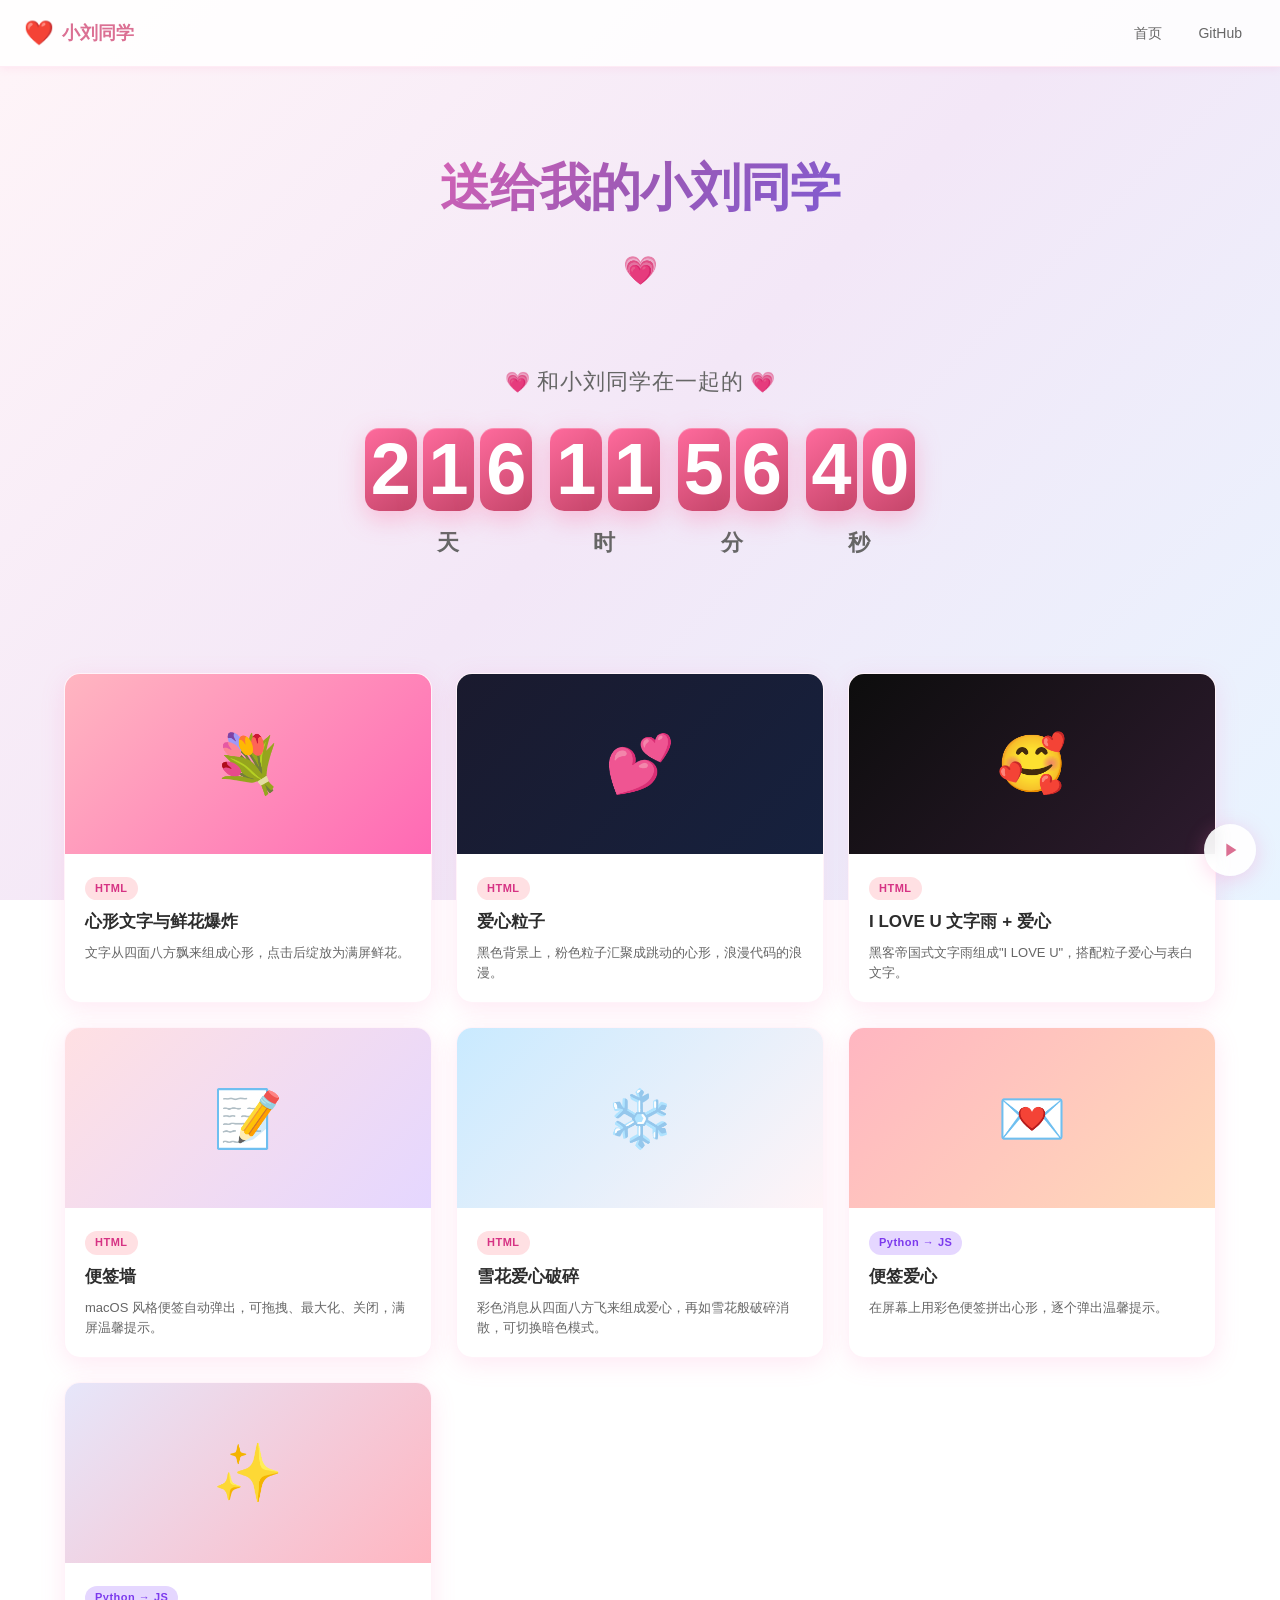
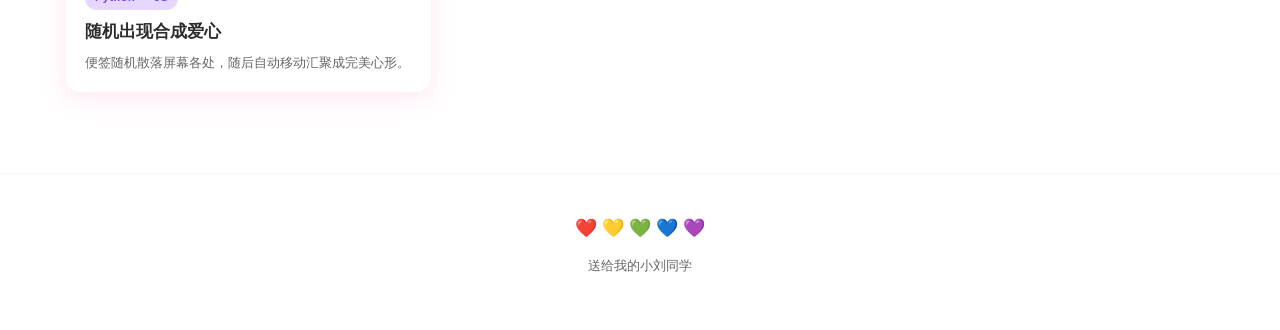
<file: index.html>
<!DOCTYPE html>
<html lang="zh-CN">
<head>
    <meta charset="UTF-8">
    <meta name="viewport" content="width=device-width, initial-scale=1.0">
    <title>小刘同学 · 爱心合集</title>
    <meta name="description" content="送给我的小刘同学 —— 爱心动画、粒子效果、便签墙等浪漫特效合集">
    <link rel="stylesheet" href="css/style.css">
    <link rel="icon" href="data:image/svg+xml,<svg xmlns='http://www.w3.org/2000/svg' viewBox='0 0 100 100'><text y='.9em' font-size='90'>❤️</text></svg>">
</head>
<body class="site-bg">

    <!-- Navigation -->
    <nav class="site-nav">
        <a href="index.html" class="nav-logo">
            <span class="logo-icon">❤️</span>
            <span>小刘同学</span>
        </a>
        <div class="nav-links">
            <a href="index.html">首页</a>
            <a href="https://github.com" target="_blank" rel="noopener">GitHub</a>
        </div>
    </nav>

    <!-- Hero -->
    <section class="hero">
        <h1>送给我的小刘同学</h1>
        <div class="heart-divider">💗</div>
    </section>

    <!-- Love Timer -->
    <section class="love-timer">
        <div class="timer-label">
            <span class="timer-heart">💗</span>和小刘同学在一起的<span class="timer-heart">💗</span>
        </div>
        <div class="timer-display">
            <div class="timer-unit">
                <div class="timer-digits" data-unit="days"></div>
                <div class="timer-unit-label">天</div>
            </div>
            <div class="timer-unit">
                <div class="timer-digits" data-unit="hours"></div>
                <div class="timer-unit-label">时</div>
            </div>
            <div class="timer-unit">
                <div class="timer-digits" data-unit="minutes"></div>
                <div class="timer-unit-label">分</div>
            </div>
            <div class="timer-unit">
                <div class="timer-digits" data-unit="seconds"></div>
                <div class="timer-unit-label">秒</div>
            </div>
        </div>
    </section>

    <!-- Gallery -->
    <section class="gallery">
        <div class="gallery-grid">

            <!-- Card 1: love1 -->
            <a href="pages/love1.html" class="gallery-card">
                <div class="card-preview" style="background: linear-gradient(135deg, #FFB6C1, #FF69B4);">
                    <span class="preview-emoji">💐</span>
                </div>
                <div class="card-body">
                    <span class="card-tag html">HTML</span>
                    <h3 class="card-title">心形文字与鲜花爆炸</h3>
                    <p class="card-desc">文字从四面八方飘来组成心形，点击后绽放为满屏鲜花。</p>
                    <div class="card-arrow">→</div>
                </div>
            </a>

            <!-- Card 2: love2 -->
            <a href="pages/love2.html" class="gallery-card">
                <div class="card-preview" style="background: linear-gradient(135deg, #1a1a2e, #16213e);">
                    <span class="preview-emoji">💕</span>
                </div>
                <div class="card-body">
                    <span class="card-tag html">HTML</span>
                    <h3 class="card-title">爱心粒子</h3>
                    <p class="card-desc">黑色背景上，粉色粒子汇聚成跳动的心形，浪漫代码的浪漫。</p>
                    <div class="card-arrow">→</div>
                </div>
            </a>

            <!-- Card 3: love3 -->
            <a href="pages/love3.html" class="gallery-card">
                <div class="card-preview" style="background: linear-gradient(135deg, #0d0d0d, #2d1b2e);">
                    <span class="preview-emoji">🥰</span>
                </div>
                <div class="card-body">
                    <span class="card-tag html">HTML</span>
                    <h3 class="card-title">I LOVE U 文字雨 + 爱心</h3>
                    <p class="card-desc">黑客帝国式文字雨组成"I LOVE U"，搭配粒子爱心与表白文字。</p>
                    <div class="card-arrow">→</div>
                </div>
            </a>

            <!-- Card 4: love4 -->
            <a href="pages/love4.html" class="gallery-card">
                <div class="card-preview" style="background: linear-gradient(135deg, #ffe0e3, #e5d7ff);">
                    <span class="preview-emoji">📝</span>
                </div>
                <div class="card-body">
                    <span class="card-tag html">HTML</span>
                    <h3 class="card-title">便签墙</h3>
                    <p class="card-desc">macOS 风格便签自动弹出，可拖拽、最大化、关闭，满屏温馨提示。</p>
                    <div class="card-arrow">→</div>
                </div>
            </a>

            <!-- Card 5: snow-heart -->
            <a href="pages/snow-heart.html" class="gallery-card">
                <div class="card-preview" style="background: linear-gradient(135deg, #c9eaff, #fff4f7);">
                    <span class="preview-emoji">❄️</span>
                </div>
                <div class="card-body">
                    <span class="card-tag html">HTML</span>
                    <h3 class="card-title">雪花爱心破碎</h3>
                    <p class="card-desc">彩色消息从四面八方飞来组成爱心，再如雪花般破碎消散，可切换暗色模式。</p>
                    <div class="card-arrow">→</div>
                </div>
            </a>

            <!-- Card 6: py-sticky-heart -->
            <a href="pages/py-sticky-heart.html" class="gallery-card">
                <div class="card-preview" style="background: linear-gradient(135deg, #FFB6C1, #FFDAB9);">
                    <span class="preview-emoji">💌</span>
                </div>
                <div class="card-body">
                    <span class="card-tag python">Python → JS</span>
                    <h3 class="card-title">便签爱心</h3>
                    <p class="card-desc">在屏幕上用彩色便签拼出心形，逐个弹出温馨提示。</p>
                    <div class="card-arrow">→</div>
                </div>
            </a>

            <!-- Card 7: py-random-heart -->
            <a href="pages/py-random-heart.html" class="gallery-card">
                <div class="card-preview" style="background: linear-gradient(135deg, #E6E6FA, #FFB6C1);">
                    <span class="preview-emoji">✨</span>
                </div>
                <div class="card-body">
                    <span class="card-tag python">Python → JS</span>
                    <h3 class="card-title">随机出现合成爱心</h3>
                    <p class="card-desc">便签随机散落屏幕各处，随后自动移动汇聚成完美心形。</p>
                    <div class="card-arrow">→</div>
                </div>
            </a>

        </div>
    </section>

    <!-- Footer -->
    <footer class="site-footer">
        <div class="footer-hearts">❤️ 💛 💚 💙 💜</div>
        <p>送给我的小刘同学</p>
    </footer>

    <script>
    (function() {
        // 起始时间：2026年5月2日 16:02:00（本地时区）
        var startDate = new Date(2026, 4, 2, 16, 2, 0);

        var unitConfigs = [
            { unit: 'days',    digits: 3 },
            { unit: 'hours',   digits: 2 },
            { unit: 'minutes', digits: 2 },
            { unit: 'seconds', digits: 2 }
        ];

        var digitGroups = {};

        function createDigitRoller() {
            var container = document.createElement('span');
            container.className = 'digit-roller';
            var strip = document.createElement('span');
            strip.className = 'digit-strip';
            strip.style.transition = 'none';
            for (var i = 0; i <= 9; i++) {
                var s = document.createElement('span');
                s.textContent = i;
                strip.appendChild(s);
            }
            container.appendChild(strip);
            return { container: container, strip: strip };
        }

        function setDigits(unit, value, numDigits) {
            var str = String(Math.max(0, value)).padStart(numDigits, '0');
            var rollers = digitGroups[unit];
            for (var i = 0; i < rollers.length; i++) {
                var digit = parseInt(str[i] || '0', 10);
                rollers[i].strip.style.transform = 'translateY(-' + (digit * 1.15) + 'em)';
            }
        }

        function updateTimer() {
            var now = new Date();
            var diff = now - startDate;
            if (diff < 0) diff = 0;
            var totalSeconds = Math.floor(diff / 1000);
            var days = Math.floor(totalSeconds / 86400);
            var hours = Math.floor((totalSeconds % 86400) / 3600);
            var minutes = Math.floor((totalSeconds % 3600) / 60);
            var seconds = totalSeconds % 60;
            setDigits('days', days, 3);
            setDigits('hours', hours, 2);
            setDigits('minutes', minutes, 2);
            setDigits('seconds', seconds, 2);
        }

        // 初始化数字滚轮
        unitConfigs.forEach(function(config) {
            var el = document.querySelector('[data-unit="' + config.unit + '"]');
            var rollers = [];
            for (var i = 0; i < config.digits; i++) {
                var roller = createDigitRoller();
                el.appendChild(roller.container);
                rollers.push(roller);
            }
            digitGroups[config.unit] = rollers;
        });

        // 首次设置（无动画）
        updateTimer();

        // 下一帧启用过渡动画
        requestAnimationFrame(function() {
            requestAnimationFrame(function() {
                Object.keys(digitGroups).forEach(function(unit) {
                    digitGroups[unit].forEach(function(r) {
                        r.strip.style.transition = '';
                    });
                });
            });
        });

        // 对齐到秒边界后开始定时更新
        var delay = 1000 - (Date.now() % 1000);
        setTimeout(function() {
            updateTimer();
            setInterval(updateTimer, 1000);
        }, delay);
    })();

    </script>
    <script src="js/transitions.js"></script>
    <script src="js/background-music.js"></script>

</body>
</html>
</file>
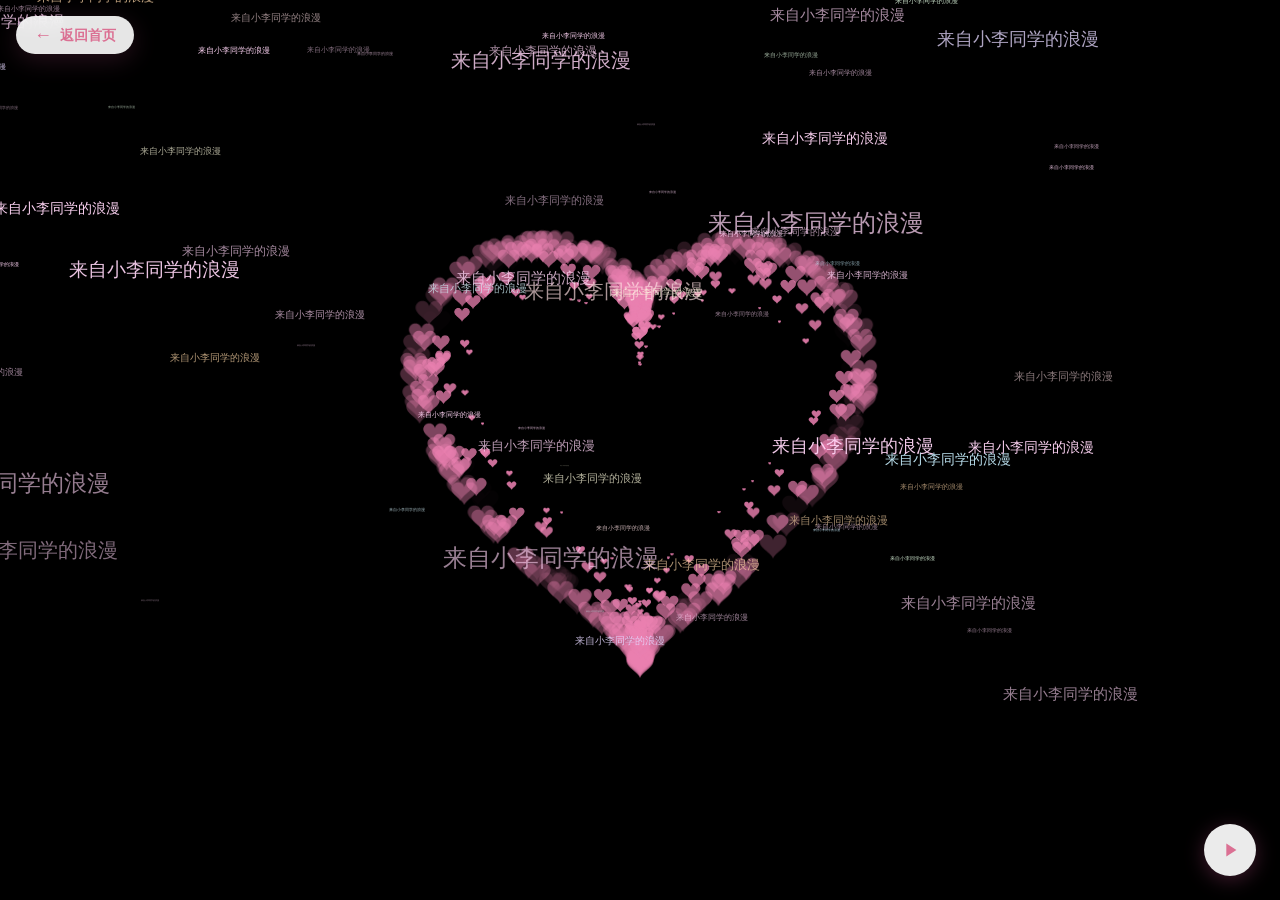
<file: pages/love2.html>
<!DOCTYPE html>
<html lang="zh-CN">
<head>
    <meta charset="UTF-8">
    <meta name="viewport" content="width=device-width, initial-scale=1.0">
    <title>爱心粒子动画 · 来自小李同学的浪漫</title>
    <meta name="Keywords" content="爱心代码，程序员表白">
    <meta name="Description" content="爱心代码，HTML文件">
    <link rel="stylesheet" href="../css/style.css">
    <style type="text/css">
        body {
            margin: 0;
            overflow: hidden;
            background: #000;
        }

        canvas {
            position: absolute;
            width: 100%;
            height: 100%;
        }

        #pinkboard {
            animation: anim 1.5s ease-in-out infinite;
            -webkit-animation: anim 1.5s ease-in-out infinite;
            -o-animation: anim 1.5s ease-in-out infinite;
            -moz-animation: anim 1.5s ease-in-out infinite;
        }

        @keyframes anim {
            0% { transform: scale(0.8); }
            25% { transform: scale(0.7); }
            50% { transform: scale(1); }
            75% { transform: scale(0.7); }
            100% { transform: scale(0.8); }
        }

        @-webkit-keyframes anim {
            0% { -webkit-transform: scale(0.8); }
            25% { -webkit-transform: scale(0.7); }
            50% { -webkit-transform: scale(1); }
            75% { -webkit-transform: scale(0.7); }
            100% { -webkit-transform: scale(0.8); }
        }

        @-o-keyframes anim {
            0% { -o-transform: scale(0.8); }
            25% { -o-transform: scale(0.7); }
            50% { -o-transform: scale(1); }
            75% { -o-transform: scale(0.7); }
            100% { -o-transform: scale(0.8); }
        }

        @-moz-keyframes anim {
            0% { -moz-transform: scale(0.8); }
            25% { -moz-transform: scale(0.7); }
            50% { -moz-transform: scale(1); }
            75% { -moz-transform: scale(0.7); }
            100% { -moz-transform: scale(0.8); }
        }

        #name {
            position: absolute;
            top: 50%;
            left: 50%;
            transform: translate(-50%, -50%);
            margin-top: -20px;
            font-size: 46px;
            color: #ea80b0;
        }
    </style>
</head>

<body>
    <!-- 返回导航 -->
    <a href="../index.html" class="back-bar">
        <span class="arrow">←</span>
        <span>返回首页</span>
    </a>

    <canvas id="pinkboard" width="1920" height="947"></canvas>
    <canvas id="canvas" width="1920" height="947"></canvas>

    <script type="text/javascript">
        const colors = [
            '#ffe0e3', '#c7f0ff', '#ffd8a8', '#d9f2d9',
            '#e5d7ff', '#f9f7d9', '#d2f0f8', '#ffd4f5'
        ];
        var canvas = document.getElementById("canvas");
        var ctx = canvas.getContext("2d");
        let count = 1;

        var ww = window.innerWidth;
        var wh = window.innerHeight;

        var hearts = [];

        function init() {
            requestAnimationFrame(render);
            canvas.width = ww;
            canvas.height = wh;
            for (var i = 0; i < 100; i++) {
                hearts.push(new Heart());
            }
        }

        function Heart() {
            this.x = Math.random() * ww;
            this.y = Math.random() * wh;
            this.opacity = Math.random() * 0.5 + 0.5;
            this.vel = {
                x: (Math.random() - 0.5) * 4,
                y: (Math.random() - 0.5) * 4,
            };
            this.targetScale = Math.random() * 0.15 + 0.02;
            this.scale = this.targetScale * Math.random();
        }

        Heart.prototype.update = function (i) {
            this.x += this.vel.x;
            this.y += this.vel.y;
            this.scale += (this.targetScale - this.scale) * 0.01;
            if (this.x - this.width > ww || this.x + this.width < 0) {
                this.scale = 0;
                this.x = Math.random() * ww;
            }
            if (this.y - this.height > wh || this.y + this.height < 0) {
                this.scale = 0;
                this.y = Math.random() * wh;
            }
            this.width = 473.8;
            this.height = 408.6;
        };
        Heart.prototype.draw = function (i) {
            ctx.globalAlpha = this.opacity;
            ctx.font = `${180 * this.scale}px "微软雅黑"`;
            ctx.fillStyle = colors[i % 18];
            ctx.fillText("来自小李同学的浪漫", this.x - this.width * 0.5, this.y - this.height * 0.5, this.width, this.height);
        };

        function render() {
            ctx.clearRect(0, 0, ww, wh);
            for (var i = 0; i < 100; i++) {
                hearts[i].update(i);
                hearts[i].draw(i);
            }
            requestAnimationFrame(render);
        }
        init();

        window.addEventListener("resize", function () {
            ww = window.innerWidth;
            wh = window.innerHeight;
        });
    </script>

    <script>
        var settings = {
            particles: {
                length: 500,
                duration: 2,
                velocity: 100,
                effect: -0.75,
                size: 30,
            },
        };

        (function () {
            var b = 0;
            var c = ["ms", "moz", "webkit", "o"];
            for (var a = 0; a < c.length && !window.requestAnimationFrame; ++a) {
                window.requestAnimationFrame = window[c[a] + "RequestAnimationFrame"];
                window.cancelAnimationFrame = window[c[a] + "CancelAnimationFrame"] || window[c[a] + "CancelRequestAnimationFrame"];
            }
            if (!window.requestAnimationFrame) {
                window.requestAnimationFrame = function (h, e) {
                    var d = new Date().getTime();
                    var f = Math.max(0, 16 - (d - b));
                    var g = window.setTimeout(function () { h(d + f); }, f);
                    b = d + f;
                    return g;
                };
            }
            if (!window.cancelAnimationFrame) {
                window.cancelAnimationFrame = function (d) { clearTimeout(d); };
            }
        })();

        var Point = (function () {
            function Point(x, y) {
                this.x = typeof x !== "undefined" ? x : 0;
                this.y = typeof y !== "undefined" ? y : 0;
            }
            Point.prototype.clone = function () { return new Point(this.x, this.y); };
            Point.prototype.length = function (length) {
                if (typeof length == "undefined") return Math.sqrt(this.x * this.x + this.y * this.y);
                this.normalize(); this.x *= length; this.y *= length; return this;
            };
            Point.prototype.normalize = function () {
                var length = this.length();
                this.x /= length; this.y /= length; return this;
            };
            return Point;
        })();

        var Particle = (function () {
            function Particle() {
                this.position = new Point();
                this.velocity = new Point();
                this.acceleration = new Point();
                this.age = 0;
            }
            Particle.prototype.initialize = function (x, y, dx, dy) {
                this.position.x = x; this.position.y = y;
                this.velocity.x = dx; this.velocity.y = dy;
                this.acceleration.x = dx * settings.particles.effect;
                this.acceleration.y = dy * settings.particles.effect;
                this.age = 0;
            };
            Particle.prototype.update = function (deltaTime) {
                this.position.x += this.velocity.x * deltaTime;
                this.position.y += this.velocity.y * deltaTime;
                this.velocity.x += this.acceleration.x * deltaTime;
                this.velocity.y += this.acceleration.y * deltaTime;
                this.age += deltaTime;
            };
            Particle.prototype.draw = function (context, image) {
                function ease(t) { return --t * t * t + 1; }
                var size = image.width * ease(this.age / settings.particles.duration);
                context.globalAlpha = 1 - this.age / settings.particles.duration;
                context.drawImage(image, this.position.x - size / 2, this.position.y - size / 2, size, size);
            };
            return Particle;
        })();

        var ParticlePool = (function () {
            var particles, firstActive = 0, firstFree = 0, duration = settings.particles.duration;
            function ParticlePool(length) {
                particles = new Array(length);
                for (var i = 0; i < particles.length; i++) particles[i] = new Particle();
            }
            ParticlePool.prototype.add = function (x, y, dx, dy) {
                particles[firstFree].initialize(x, y, dx, dy);
                firstFree++;
                if (firstFree == particles.length) firstFree = 0;
                if (firstActive == firstFree) firstActive++;
                if (firstActive == particles.length) firstActive = 0;
            };
            ParticlePool.prototype.update = function (deltaTime) {
                var i;
                if (firstActive < firstFree) { for (i = firstActive; i < firstFree; i++) particles[i].update(deltaTime); }
                if (firstFree < firstActive) { for (i = firstActive; i < particles.length; i++) particles[i].update(deltaTime); for (i = 0; i < firstFree; i++) particles[i].update(deltaTime); }
                while (particles[firstActive].age >= duration && firstActive != firstFree) {
                    firstActive++; if (firstActive == particles.length) firstActive = 0;
                }
            };
            ParticlePool.prototype.draw = function (context, image) {
                if (firstActive < firstFree) { for (i = firstActive; i < firstFree; i++) particles[i].draw(context, image); }
                if (firstFree < firstActive) { for (i = firstActive; i < particles.length; i++) particles[i].draw(context, image); for (i = 0; i < firstFree; i++) particles[i].draw(context, image); }
            };
            return ParticlePool;
        })();

        (function (canvas) {
            var context = canvas.getContext("2d"),
                particles = new ParticlePool(settings.particles.length),
                particleRate = settings.particles.length / settings.particles.duration,
                time;

            function pointOnHeart(t) {
                return new Point(
                    160 * Math.pow(Math.sin(t), 3),
                    130 * Math.cos(t) - 50 * Math.cos(2 * t) - 20 * Math.cos(3 * t) - 10 * Math.cos(4 * t) + 25
                );
            }

            var image = (function () {
                var canvas = document.createElement("canvas"), context = canvas.getContext("2d");
                canvas.width = settings.particles.size; canvas.height = settings.particles.size;
                function to(t) {
                    var point = pointOnHeart(t);
                    point.x = settings.particles.size / 2 + point.x * settings.particles.size / 350;
                    point.y = settings.particles.size / 2 - point.y * settings.particles.size / 350;
                    return point;
                }
                context.beginPath();
                var t = -Math.PI; var point = to(t);
                context.moveTo(point.x, point.y);
                while (t < Math.PI) { t += 0.01; point = to(t); context.lineTo(point.x, point.y); }
                context.closePath();
                context.fillStyle = "#ea80b0"; context.fill();
                var image = new Image(); image.src = canvas.toDataURL(); return image;
            })();

            function render() {
                requestAnimationFrame(render);
                var newTime = new Date().getTime() / 1000, deltaTime = newTime - (time || newTime);
                time = newTime;
                context.clearRect(0, 0, canvas.width, canvas.height);
                var amount = particleRate * deltaTime;
                for (var i = 0; i < amount; i++) {
                    var pos = pointOnHeart(Math.PI - 2 * Math.PI * Math.random());
                    var dir = pos.clone().length(settings.particles.velocity);
                    particles.add(canvas.width / 2 + pos.x, canvas.height / 2 - pos.y, dir.x, -dir.y);
                }
                particles.update(deltaTime);
                particles.draw(context, image);
            }

            function onResize() {
                canvas.width = canvas.clientWidth;
                canvas.height = canvas.clientHeight;
            }
            window.onresize = onResize;
            setTimeout(function () { onResize(); render(); }, 10);
        })(document.getElementById("pinkboard"));
    </script>
<script src="../js/transitions.js"></script>
<script src="../js/background-music.js"></script>
</body>
</html>
</file>
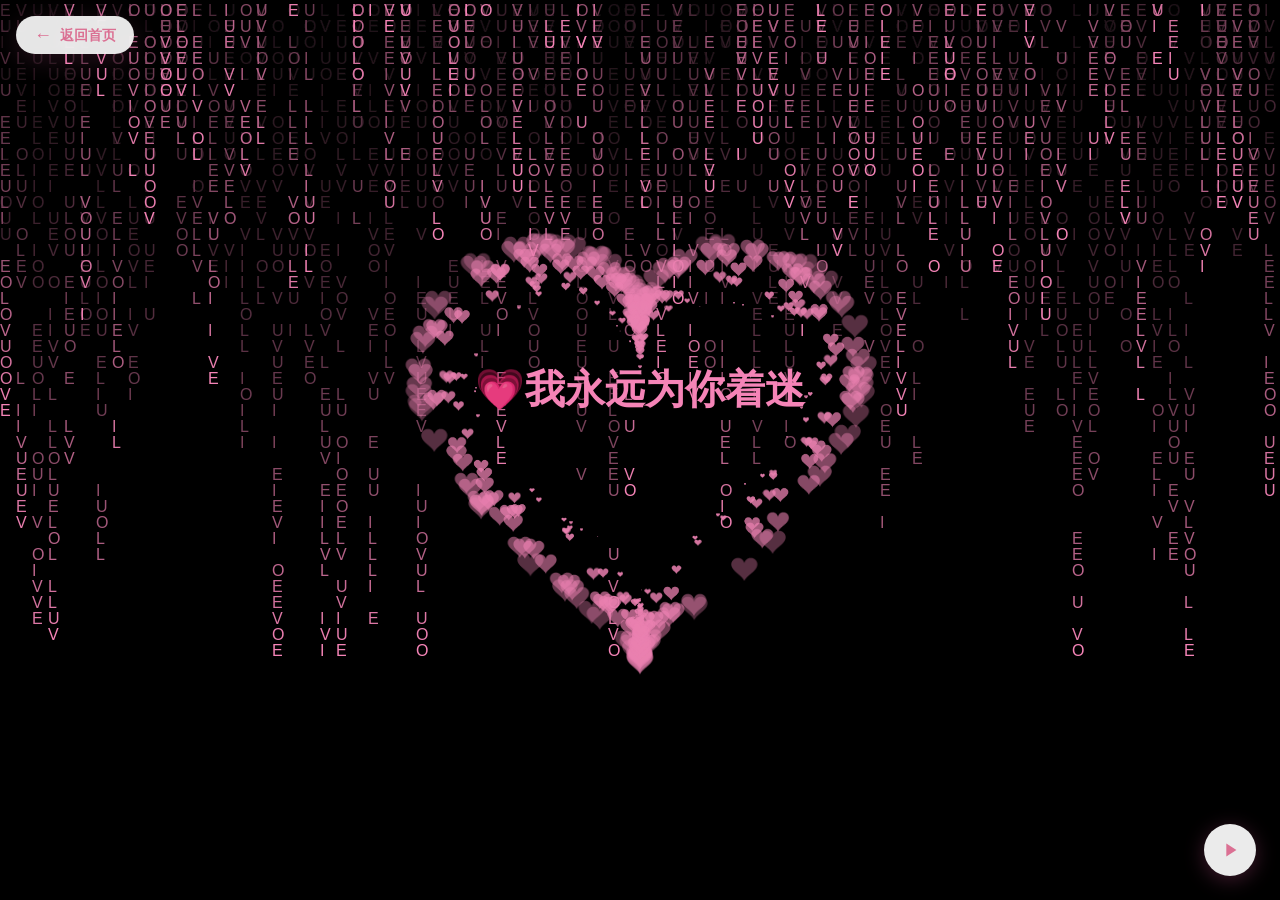
<file: pages/love3.html>
<!DOCTYPE html>
<html lang="zh-CN">
<head>
    <meta charset="UTF-8">
    <meta name="viewport" content="width=device-width, initial-scale=1.0">
    <title>I Love You · 爱心代码</title>
    <meta name="Keywords" content="爱心代码，程序员表白">
    <meta name="Description" content="爱心代码，HTML文件">
    <link rel="stylesheet" href="../css/style.css">
    <style type="text/css">
        html, body {
            height: 100%;
            padding: 0;
            margin: 0;
            background: rgb(0, 0, 0);
            overflow: hidden;
        }

        canvas {
            position: absolute;
            width: 100%;
            height: 100%;
        }

        #child {
            position: fixed;
            top: 50%;
            left: 50%;
            margin-top: -75px;
            margin-left: -100px;
            z-index: 10;
        }

        h4 {
            font-family: "STKaiti";
            font-size: 40px;
            color: #f584b7;
            position: relative;
            top: -70px;
            left: -65px;
        }
    </style>
</head>

<body>
    <!-- 返回导航 -->
    <a href="../index.html" class="back-bar">
        <span class="arrow">←</span>
        <span>返回首页</span>
    </a>

    <!-- I LOVE U 文字雨 -->
    <canvas id="textCanvas"></canvas>

    <script type="text/javascript">
        var canvas = document.getElementById('textCanvas');
        var ctx = canvas.getContext('2d');

        canvas.height = window.innerHeight;
        canvas.width = window.innerWidth;

        var texts = 'I LOVE U'.split('');

        var fontSize = 16;
        var columns = canvas.width / fontSize;
        var drops = [];
        for (var x = 0; x < columns; x++) {
            drops[x] = 1;
        }

        function draw() {
            ctx.fillStyle = 'rgba(0, 0, 0, 0.05)';
            ctx.fillRect(0, 0, canvas.width, canvas.height);
            ctx.fillStyle = '#f584b7';
            ctx.font = fontSize + 'px arial';
            for (var i = 0; i < drops.length; i++) {
                var text = texts[Math.floor(Math.random() * texts.length)];
                ctx.fillText(text, i * fontSize, drops[i] * fontSize);
                if (drops[i] * fontSize > canvas.height || Math.random() > 0.95) {
                    drops[i] = 0;
                }
                drops[i]++;
            }
        }
        setInterval(draw, 33);
    </script>

    <!-- 爱心粒子动画 -->
    <div id="child">
        <h4>💗我永远为你着迷</h4>
    </div>

    <canvas id="pinkboard"></canvas>

    <script>
        var settings = {
            particles: {
                length: 500,
                duration: 2,
                velocity: 100,
                effect: -0.75,
                size: 30,
            },
        };

        (function () { var b = 0; var c = ["ms", "moz", "webkit", "o"]; for (var a = 0; a < c.length && !window.requestAnimationFrame; ++a) { window.requestAnimationFrame = window[c[a] + "RequestAnimationFrame"]; window.cancelAnimationFrame = window[c[a] + "CancelAnimationFrame"] || window[c[a] + "CancelRequestAnimationFrame"] } if (!window.requestAnimationFrame) { window.requestAnimationFrame = function (h, e) { var d = new Date().getTime(); var f = Math.max(0, 16 - (d - b)); var g = window.setTimeout(function () { h(d + f) }, f); b = d + f; return g } } if (!window.cancelAnimationFrame) { window.cancelAnimationFrame = function (d) { clearTimeout(d) } } })();

        var Point = (function () {
            function Point(x, y) {
                this.x = (typeof x !== 'undefined') ? x : 0;
                this.y = (typeof y !== 'undefined') ? y : 0;
            }
            Point.prototype.clone = function () { return new Point(this.x, this.y); };
            Point.prototype.length = function (length) {
                if (typeof length == 'undefined') return Math.sqrt(this.x * this.x + this.y * this.y);
                this.normalize(); this.x *= length; this.y *= length; return this;
            };
            Point.prototype.normalize = function () {
                var length = this.length();
                this.x /= length; this.y /= length; return this;
            };
            return Point;
        })();

        var Particle = (function () {
            function Particle() {
                this.position = new Point();
                this.velocity = new Point();
                this.acceleration = new Point();
                this.age = 0;
            }
            Particle.prototype.initialize = function (x, y, dx, dy) {
                this.position.x = x; this.position.y = y;
                this.velocity.x = dx; this.velocity.y = dy;
                this.acceleration.x = dx * settings.particles.effect;
                this.acceleration.y = dy * settings.particles.effect;
                this.age = 0;
            };
            Particle.prototype.update = function (deltaTime) {
                this.position.x += this.velocity.x * deltaTime;
                this.position.y += this.velocity.y * deltaTime;
                this.velocity.x += this.acceleration.x * deltaTime;
                this.velocity.y += this.acceleration.y * deltaTime;
                this.age += deltaTime;
            };
            Particle.prototype.draw = function (context, image) {
                function ease(t) { return (--t) * t * t + 1; }
                var size = image.width * ease(this.age / settings.particles.duration);
                context.globalAlpha = 1 - this.age / settings.particles.duration;
                context.drawImage(image, this.position.x - size / 2, this.position.y - size / 2, size, size);
            };
            return Particle;
        })();

        var ParticlePool = (function () {
            var particles, firstActive = 0, firstFree = 0, duration = settings.particles.duration;
            function ParticlePool(length) {
                particles = new Array(length);
                for (var i = 0; i < particles.length; i++) particles[i] = new Particle();
            }
            ParticlePool.prototype.add = function (x, y, dx, dy) {
                particles[firstFree].initialize(x, y, dx, dy);
                firstFree++;
                if (firstFree == particles.length) firstFree = 0;
                if (firstActive == firstFree) firstActive++;
                if (firstActive == particles.length) firstActive = 0;
            };
            ParticlePool.prototype.update = function (deltaTime) {
                var i;
                if (firstActive < firstFree) { for (i = firstActive; i < firstFree; i++) particles[i].update(deltaTime); }
                if (firstFree < firstActive) { for (i = firstActive; i < particles.length; i++) particles[i].update(deltaTime); for (i = 0; i < firstFree; i++) particles[i].update(deltaTime); }
                while (particles[firstActive].age >= duration && firstActive != firstFree) {
                    firstActive++; if (firstActive == particles.length) firstActive = 0;
                }
            };
            ParticlePool.prototype.draw = function (context, image) {
                if (firstActive < firstFree) { for (i = firstActive; i < firstFree; i++) particles[i].draw(context, image); }
                if (firstFree < firstActive) { for (i = firstActive; i < particles.length; i++) particles[i].draw(context, image); for (i = 0; i < firstFree; i++) particles[i].draw(context, image); }
            };
            return ParticlePool;
        })();

        (function (canvas) {
            var context = canvas.getContext('2d'),
                particles = new ParticlePool(settings.particles.length),
                particleRate = settings.particles.length / settings.particles.duration,
                time;

            function pointOnHeart(t) {
                return new Point(
                    160 * Math.pow(Math.sin(t), 3),
                    130 * Math.cos(t) - 50 * Math.cos(2 * t) - 20 * Math.cos(3 * t) - 10 * Math.cos(4 * t) + 25
                );
            }

            var image = (function () {
                var canvas = document.createElement('canvas'), context = canvas.getContext('2d');
                canvas.width = settings.particles.size; canvas.height = settings.particles.size;
                function to(t) {
                    var point = pointOnHeart(t);
                    point.x = settings.particles.size / 2 + point.x * settings.particles.size / 350;
                    point.y = settings.particles.size / 2 - point.y * settings.particles.size / 350;
                    return point;
                }
                context.beginPath();
                var t = -Math.PI; var point = to(t);
                context.moveTo(point.x, point.y);
                while (t < Math.PI) { t += 0.01; point = to(t); context.lineTo(point.x, point.y); }
                context.closePath();
                context.fillStyle = '#ea80b0'; context.fill();
                var image = new Image(); image.src = canvas.toDataURL(); return image;
            })();

            function render() {
                requestAnimationFrame(render);
                var newTime = new Date().getTime() / 1000, deltaTime = newTime - (time || newTime);
                time = newTime;
                context.clearRect(0, 0, canvas.width, canvas.height);
                var amount = particleRate * deltaTime;
                for (var i = 0; i < amount; i++) {
                    var pos = pointOnHeart(Math.PI - 2 * Math.PI * Math.random());
                    var dir = pos.clone().length(settings.particles.velocity);
                    particles.add(canvas.width / 2 + pos.x, canvas.height / 2 - pos.y, dir.x, -dir.y);
                }
                particles.update(deltaTime);
                particles.draw(context, image);
            }

            function onResize() {
                canvas.width = canvas.clientWidth;
                canvas.height = canvas.clientHeight;
            }
            window.onresize = onResize;
            setTimeout(function () { onResize(); render(); }, 10);
        })(document.getElementById('pinkboard'));
    </script>
<script src="../js/transitions.js"></script>
<script src="../js/background-music.js"></script>
</body>
</html>
</file>
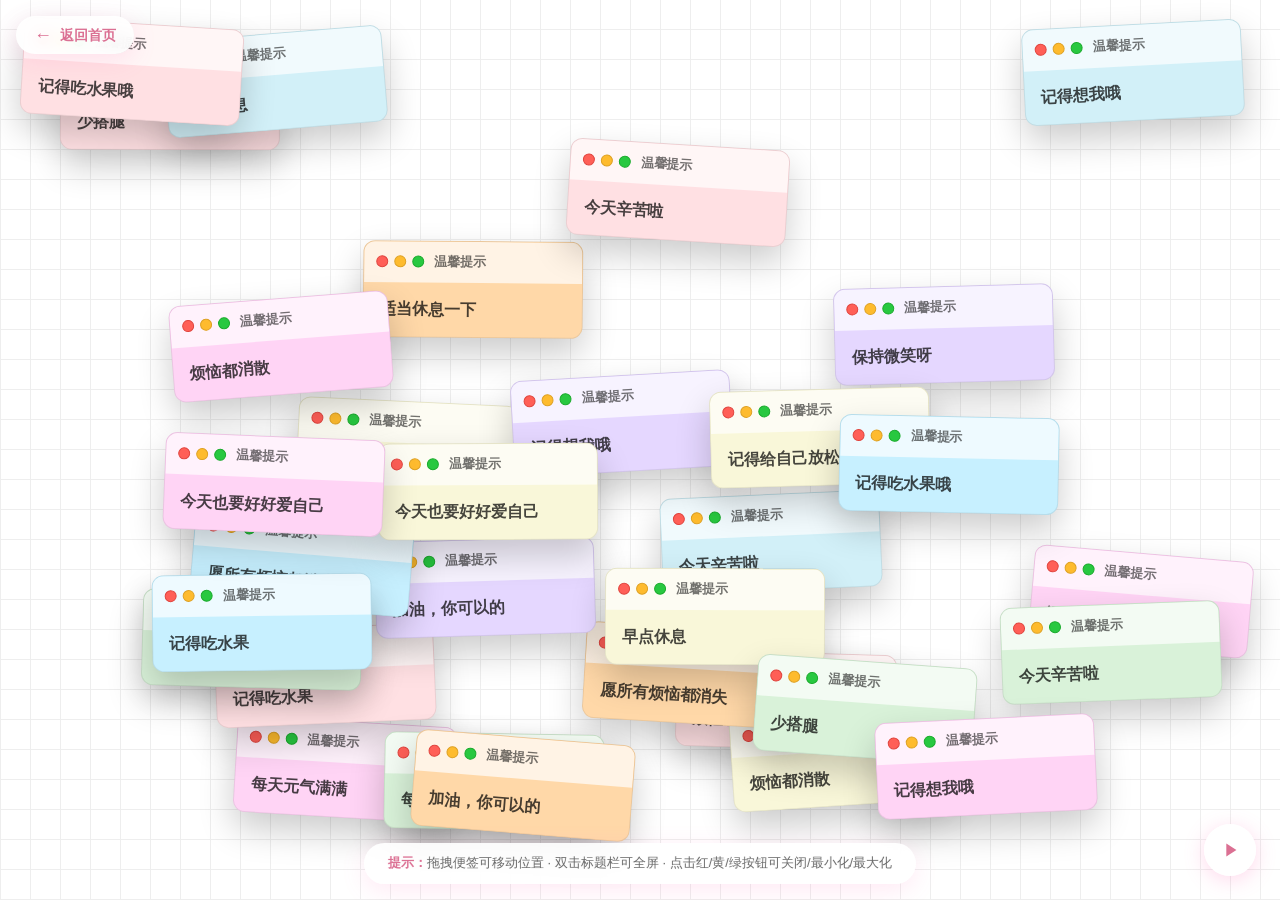
<file: pages/love4.html>
<!DOCTYPE html>
<html lang="zh-CN">
<head>
    <meta charset="UTF-8" />
    <meta name="viewport" content="width=device-width, initial-scale=1.0" />
    <title>便签墙</title>
    <link rel="stylesheet" href="../css/style.css" />
    <style>
        * {
            box-sizing: border-box;
            margin: 0;
            padding: 0;
        }

        body {
            font-family: -apple-system, BlinkMacSystemFont, 'Segoe UI', sans-serif;
            background-image: linear-gradient(0deg, #eee 1px, transparent 0),
                linear-gradient(90deg, #eee 1px, transparent 0);
            background-size: 30px 30px;
            color: #333;
            min-height: 100dvh;
            overflow: hidden;
        }

        body.has-maximized-card {
            overflow: hidden;
        }

        body.is-mobile {
            overflow-y: auto;
        }

        #board {
            position: relative;
            width: 100vw;
            height: 100dvh;
            overflow: hidden;
        }

        body.is-mobile #board {
            height: auto;
            min-height: 100dvh;
        }

        .card {
            position: absolute;
            width: 220px;
            border-radius: 12px;
            box-shadow: 0 16px 35px rgba(0, 0, 0, 0.2);
            background: #fff;
            border: 1px solid rgba(0, 0, 0, 0.08);
            overflow: hidden;
            opacity: 0;
            transform-origin: center;
            transition: transform 0.35s ease, opacity 0.35s ease, left 0.35s ease,
                top 0.35s ease, width 0.35s ease, height 0.35s ease,
                border-radius 0.35s ease;
        }

        .card.dragging {
            transition: none;
            box-shadow: 0 22px 45px rgba(0, 0, 0, 0.35);
        }

        .card.maximized {
            position: fixed;
            inset: 0;
            width: 100vw;
            height: 100vh;
            height: 100dvh;
            border-radius: 0;
            box-shadow: 0 28px 60px rgba(0, 0, 0, 0.4);
        }

        .card-header {
            display: flex;
            align-items: center;
            justify-content: space-between;
            padding: 10px 12px;
            background: rgba(255, 255, 255, 0.7);
            cursor: grab;
            user-select: none;
            touch-action: pan-y;
        }

        .card-header.dragging {
            cursor: grabbing;
        }

        .window-controls {
            display: flex;
            align-items: center;
            gap: 6px;
        }

        .window-controls .control {
            position: relative;
            width: 12px;
            height: 12px;
            border-radius: 50%;
            border: 1px solid rgba(0, 0, 0, 0.08);
            background: #ccc;
            cursor: pointer;
            outline: none;
            padding: 0;
            display: inline-flex;
            align-items: center;
            justify-content: center;
        }

        .window-controls .control.close { background: #ff5f57; border-color: #e0443e; }
        .window-controls .control.minimize { background: #febb2e; border-color: #dea123; }
        .window-controls .control.maximize { background: #28c840; border-color: #1aab2c; }

        .window-controls .control::after {
            content: '';
            position: absolute;
            top: 50%;
            left: 50%;
            transform: translate(-50%, -50%);
            opacity: 0;
            transition: opacity 0.2s ease;
        }

        .card-header:hover .window-controls .control::after { opacity: 0.8; }

        .window-controls .control.close::after {
            content: '×'; width: auto; height: auto; background: none;
            font-size: 10px; line-height: 1; font-weight: 700; color: rgba(0, 0, 0, 0.7);
        }
        .window-controls .control.minimize::after { width: 6px; height: 2px; background: rgba(0, 0, 0, 0.6); }
        .window-controls .control.maximize::after {
            width: 6px; height: 6px;
            background: linear-gradient(45deg, rgba(0,0,0,0.6) 0%, rgba(0,0,0,0.6) 45%, transparent 45%, transparent 55%, rgba(0,0,0,0.6) 55%, rgba(0,0,0,0.6) 100%);
        }

        .card-title {
            font-size: 13px;
            font-weight: 600;
            color: rgba(0, 0, 0, 0.55);
            padding-left: 10px;
            flex: 1;
        }

        .card-body {
            padding: 16px;
            font-size: 16px;
            line-height: 1.4;
            font-weight: 600;
            color: rgba(0, 0, 0, 0.72);
            word-break: break-word;
            overflow-wrap: anywhere;
            white-space: normal;
        }

        .card.maximized { display: flex; flex-direction: column; }
        .card.maximized .card-title { display: none; }
        .card.maximized .card-body {
            flex: 1; display: flex; align-items: center; justify-content: center;
            width: 100%; height: 100%; text-align: center;
            padding: clamp(32px, min(10vw, 10vh), 128px);
            padding-top: clamp(72px, min(14vw, 14vh), 192px);
            font-size: clamp(48px, min(18vw, 18vh), 200px);
            line-height: 1.05;
        }

        @media (max-width: 768px) {
            .card { width: 180px; border-radius: 10px; }
            .card-body { padding: 14px; font-size: 14px; }
            .card-title { font-size: 12px; }
        }
    </style>
</head>
<body>
    <!-- 返回导航 -->
    <a href="../index.html" class="back-bar">
        <span class="arrow">←</span>
        <span>返回首页</span>
    </a>

    <!-- 信息提示 -->
    <div class="info-banner">
        <strong>提示：</strong>拖拽便签可移动位置 · 双击标题栏可全屏 · 点击红/黄/绿按钮可关闭/最小化/最大化
    </div>

    <div id="board"></div>

    <script>
        const board = document.getElementById('board')
        const messages = [
            '每天元气满满', '记得好心情', '今天辛苦啦', '早点休息',
            '记得吃水果', '加油，你可以的', '烦恼都消散', '保持微笑呀',
            '愿所有烦恼都消失', '适当歇歇', '记得想我哦', '少搭腿',
            '记得给自己放松', '记得想我哦', '今天也要好好爱自己',
            '适当休息一下', '记得吃水果哦'
        ]

        const colors = [
            '#ffe0e3', '#c7f0ff', '#ffd8a8', '#d9f2d9',
            '#e5d7ff', '#f9f7d9', '#d2f0f8', '#ffd4f5'
        ]

        const cardStates = new WeakMap()
        const MAXIMIZED_LAYER = 1000000
        let activeMaximizedCard = null
        const pointerMediaQuery = window.matchMedia('(pointer: coarse)')
        let isMobile = pointerMediaQuery.matches || window.innerWidth <= 768
        let maxCards = isMobile ? 120 : 180
        const initialCardCount = isMobile ? 18 : 30
        let spawnInterval = isMobile ? 700 : 400
        let zIndexCursor = 200
        let spawnTimer = null

        document.body.classList.toggle('is-mobile', isMobile)

        function randomFrom(array) { return array[Math.floor(Math.random() * array.length)] }
        function clamp(value, min, max) { return Math.min(Math.max(value, min), max) }

        function applyTransform(card, state) {
            const scale = state.scale ?? 1
            const angle = state.angle ?? 0
            card.style.transform = `scale(${scale}) rotate(${angle}deg)`
        }

        function bringToFront(card) {
            if (card === activeMaximizedCard) { card.style.zIndex = MAXIMIZED_LAYER; return }
            zIndexCursor += 1
            if (activeMaximizedCard && zIndexCursor >= MAXIMIZED_LAYER) { zIndexCursor = MAXIMIZED_LAYER - 1 }
            card.style.zIndex = zIndexCursor
        }

        function updateBodyMaximizedState() {
            document.body.classList.toggle('has-maximized-card', Boolean(activeMaximizedCard))
        }

        function scheduleNextSpawn() {
            clearTimeout(spawnTimer)
            spawnTimer = setTimeout(() => {
                if (!document.hidden) { createCard() }
                scheduleNextSpawn()
            }, spawnInterval)
        }

        function syncMobileMode() {
            const nextIsMobile = pointerMediaQuery.matches || window.innerWidth <= 768
            if (nextIsMobile === isMobile) return
            isMobile = nextIsMobile
            maxCards = isMobile ? 120 : 180
            spawnInterval = isMobile ? 700 : 400
            document.body.classList.toggle('is-mobile', isMobile)
            scheduleNextSpawn()
        }

        function handleBoardClick(event) {
            const control = event.target.closest('.control')
            if (!control) return
            const card = control.closest('.card')
            if (!card || !board.contains(card)) return
            event.preventDefault()
            if (control.classList.contains('close')) { closeCard(card) }
            else if (control.classList.contains('minimize')) { minimizeCard(card) }
            else if (control.classList.contains('maximize')) { toggleMaximize(card) }
        }

        function handleBoardPointerDown(event) {
            const card = event.target.closest('.card')
            if (!card || !board.contains(card)) return
            const control = event.target.closest('.control')
            const header = event.target.closest('.card-header')
            const pointerType = event.pointerType || 'mouse'
            const isPrimaryPointer = event.isPrimary !== false
            if (header && !control && pointerType !== 'touch' && isPrimaryPointer) {
                startDrag(event, card); return
            }
            bringToFront(card)
        }

        function handleBoardDoubleClick(event) {
            const header = event.target.closest('.card-header')
            if (!header || event.target.closest('.control')) return
            const card = header.closest('.card')
            if (!card || !board.contains(card)) return
            toggleMaximize(card)
        }

        board.addEventListener('click', handleBoardClick)
        board.addEventListener('pointerdown', handleBoardPointerDown)
        board.addEventListener('dblclick', handleBoardDoubleClick)

        function closeCard(card) {
            const state = cardStates.get(card)
            if (!state || state.closing) return
            if (card === activeMaximizedCard) { activeMaximizedCard = null; updateBodyMaximizedState() }
            state.closing = true; state.scale = 0.1
            card.style.opacity = '0'; applyTransform(card, state)
            const handleTransitionEnd = event => {
                if (event.propertyName === 'opacity') {
                    card.removeEventListener('transitionend', handleTransitionEnd); card.remove()
                }
            }
            card.addEventListener('transitionend', handleTransitionEnd)
        }

        function minimizeCard(card) {
            const state = cardStates.get(card)
            if (!state || state.closing) return
            const runMinimize = () => {
                state.closing = true; bringToFront(card)
                const bottom = Math.max(window.innerHeight - 24, 0)
                const targetLeft = clamp(state.left, 16, Math.max(window.innerWidth - card.offsetWidth - 16, 16))
                state.left = targetLeft; state.top = bottom; state.scale = 0.1; state.angle = 0
                card.style.left = `${targetLeft}px`; card.style.top = `${bottom}px`
                card.style.opacity = '0.35'; applyTransform(card, state)
                const handleTransitionEnd = event => {
                    if (event.propertyName === 'transform') {
                        card.removeEventListener('transitionend', handleTransitionEnd); card.remove()
                    }
                }
                card.addEventListener('transitionend', handleTransitionEnd)
            }
            if (state.maximized) {
                restoreFromMaximize(card, state)
                requestAnimationFrame(() => { requestAnimationFrame(runMinimize) }); return
            }
            runMinimize()
        }

        function toggleMaximize(card) {
            const state = cardStates.get(card)
            if (!state || state.closing) return
            if (state.maximized) { restoreFromMaximize(card, state) } else { maximizeCard(card, state) }
        }

        function maximizeCard(card, state) {
            if (activeMaximizedCard && activeMaximizedCard !== card) {
                const activeState = cardStates.get(activeMaximizedCard)
                if (activeState) { restoreFromMaximize(activeMaximizedCard, activeState) }
            }
            state.beforeMaximize = {
                left: state.left, top: state.top, scale: state.scale ?? 1, angle: state.angle ?? 0,
                width: card.offsetWidth, height: card.offsetHeight, inlinePosition: card.style.position
            }
            card.classList.add('maximized')
            card.style.position = 'fixed'; card.style.left = '0px'; card.style.top = '0px'
            card.style.width = '100vw'; card.style.height = '100dvh'; card.style.borderRadius = '0'
            state.left = 0; state.top = 0; state.scale = 1; state.angle = 0
            applyTransform(card, state)
            activeMaximizedCard = card; bringToFront(card); state.maximized = true; updateBodyMaximizedState()
        }

        function restoreFromMaximize(card, state) {
            const previous = state.beforeMaximize
            if (!previous) return
            card.classList.remove('maximized')
            card.style.position = previous.inlinePosition || 'absolute'
            card.style.left = `${previous.left}px`; card.style.top = `${previous.top}px`
            card.style.width = `${previous.width}px`; card.style.height = `${previous.height}px`
            card.style.borderRadius = '12px'
            state.left = previous.left; state.top = previous.top
            state.scale = previous.scale ?? 1; state.angle = previous.angle ?? state.angle ?? 0
            applyTransform(card, state); state.maximized = false
            if (activeMaximizedCard === card) { activeMaximizedCard = null; updateBodyMaximizedState() }
            bringToFront(card)
            setTimeout(() => {
                if (!state.maximized) {
                    card.style.width = ''; card.style.height = ''; card.style.borderRadius = ''
                    if (previous.inlinePosition) { card.style.position = previous.inlinePosition } else { card.style.position = '' }
                    state.beforeMaximize = null
                }
            }, 360)
        }

        function startDrag(event, card) {
            const control = event.target.closest('.control')
            if (control) return
            const state = cardStates.get(card)
            if (!state || state.closing || state.maximized) return
            event.preventDefault(); bringToFront(card)
            const header = card.querySelector('.card-header')
            card.classList.add('dragging'); header.classList.add('dragging')
            state.dragging = true
            state.dragOffsetX = event.clientX - state.left
            state.dragOffsetY = event.clientY - state.top
            let dragFrame = null; let pendingLeft = state.left; let pendingTop = state.top
            const commitDrag = () => {
                dragFrame = null
                const maxLeft = Math.max(window.innerWidth - card.offsetWidth, 0)
                const maxTop = Math.max(window.innerHeight - card.offsetHeight, 0)
                state.left = clamp(pendingLeft, -card.offsetWidth * 0.4, maxLeft)
                state.top = clamp(pendingTop, -card.offsetHeight * 0.4, maxTop)
                card.style.left = `${state.left}px`; card.style.top = `${state.top}px`
            }
            const handlePointerMove = moveEvent => {
                if (!state.dragging) return
                pendingLeft = moveEvent.clientX - state.dragOffsetX
                pendingTop = moveEvent.clientY - state.dragOffsetY
                if (dragFrame === null) { dragFrame = requestAnimationFrame(commitDrag) }
            }
            const handlePointerUp = () => {
                state.dragging = false
                card.classList.remove('dragging'); header.classList.remove('dragging')
                if (dragFrame !== null) { cancelAnimationFrame(dragFrame); commitDrag() }
                document.removeEventListener('pointermove', handlePointerMove)
                document.removeEventListener('pointerup', handlePointerUp)
            }
            document.addEventListener('pointermove', handlePointerMove)
            document.addEventListener('pointerup', handlePointerUp)
        }

        function createCard() {
            const card = document.createElement('div')
            card.className = 'card'
            const color = randomFrom(colors)
            const angleRange = isMobile ? 6 : 10
            const angle = (Math.random() - 0.5) * angleRange
            const entryScale = isMobile ? 0.8 : 0.65
            const cardWidth = isMobile ? 180 : 220
            const cardHeight = isMobile ? 130 : 140
            const horizontalMargin = isMobile ? 12 : 16
            const verticalMargin = isMobile ? 12 : 20
            const left = horizontalMargin + Math.random() * Math.max(window.innerWidth - cardWidth - horizontalMargin * 2, 0)
            const top = verticalMargin + Math.random() * Math.max(window.innerHeight - cardHeight - verticalMargin * 2, 0)
            card.style.background = color
            card.style.left = `${left}px`; card.style.top = `${top}px`
            card.style.opacity = '0'
            if (activeMaximizedCard && zIndexCursor >= MAXIMIZED_LAYER - 2) { zIndexCursor = MAXIMIZED_LAYER - 2 }
            card.style.zIndex = ++zIndexCursor
            card.innerHTML = `
                <div class="card-header">
                    <div class="window-controls">
                        <button class="control close" type="button" aria-label="关闭"></button>
                        <button class="control minimize" type="button" aria-label="最小化"></button>
                        <button class="control maximize" type="button" aria-label="最大化"></button>
                    </div>
                    <div class="card-title">温馨提示</div>
                </div>
                <div class="card-body">${randomFrom(messages)}</div>
            `
            const state = { angle, scale: entryScale, left, top, maximized: false, closing: false }
            cardStates.set(card, state)
            applyTransform(card, state)
            board.appendChild(card)
            requestAnimationFrame(() => {
                requestAnimationFrame(() => {
                    state.scale = 1; applyTransform(card, state); card.style.opacity = '1'
                })
            })
            if (board.children.length > maxCards) {
                const oldest = board.firstElementChild
                if (oldest && oldest !== card) { oldest.remove() }
            }
        }

        for (let i = 0; i < initialCardCount; i++) {
            setTimeout(createCard, i * (isMobile ? 60 : 40))
        }
        scheduleNextSpawn()

        document.addEventListener('visibilitychange', () => {
            if (!document.hidden) { scheduleNextSpawn() }
        })

        if (typeof pointerMediaQuery.addEventListener === 'function') {
            pointerMediaQuery.addEventListener('change', syncMobileMode)
        } else if (typeof pointerMediaQuery.addListener === 'function') {
            pointerMediaQuery.addListener(syncMobileMode)
        }
        window.addEventListener('resize', syncMobileMode)
    </script>
<script src="../js/transitions.js"></script>
<script src="../js/background-music.js"></script>
</body>
</html>
</file>
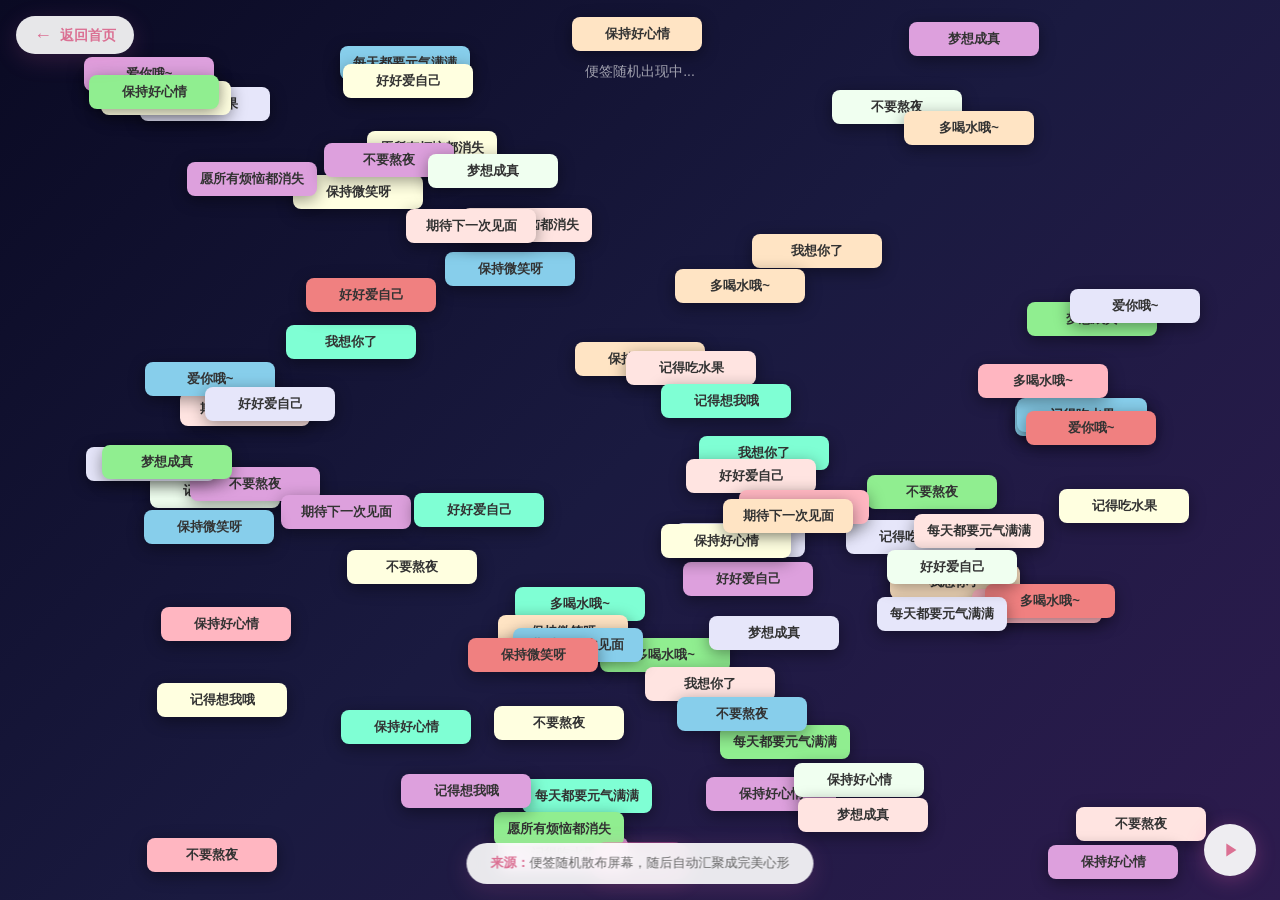
<file: pages/py-random-heart.html>
<!DOCTYPE html>
<html lang="zh-CN">
<head>
    <meta charset="UTF-8">
    <meta name="viewport" content="width=device-width, initial-scale=1.0">
    <title>随机出现合成爱心</title>
    <link rel="stylesheet" href="../css/style.css">
    <style>
        * { margin: 0; padding: 0; box-sizing: border-box; }
        body {
            overflow: hidden;
            background: linear-gradient(135deg, #0a0a23 0%, #1a1a40 50%, #2d1b4e 100%);
            font-family: "Microsoft YaHei", -apple-system, sans-serif;
            min-height: 100vh;
        }
        #stage {
            position: relative;
            width: 100vw;
            height: 100vh;
            overflow: hidden;
        }
        .note {
            position: absolute;
            width: 130px;
            height: 34px;
            border-radius: 8px;
            box-shadow: 0 4px 16px rgba(0, 0, 0, 0.4);
            display: flex;
            align-items: center;
            justify-content: center;
            text-align: center;
            font-size: 13px;
            font-weight: 600;
            color: #333;
            opacity: 0;
            transition: opacity 0.3s ease;
            user-select: none;
            white-space: nowrap;
            padding: 0 8px;
            will-change: left, top;
        }
        .note.visible { opacity: 1; }
        .note.closing {
            opacity: 0;
            transform: scale(0.3);
            transition: opacity 0.5s ease, transform 0.5s ease;
        }
        .controls {
            position: fixed;
            bottom: 20px;
            left: 50%;
            transform: translateX(-50%);
            z-index: 1000;
            display: flex;
            gap: 12px;
        }
        .btn-action {
            padding: 10px 24px;
            border: none;
            border-radius: 30px;
            background: rgba(255, 105, 180, 0.8);
            color: #fff;
            font-size: 14px;
            font-weight: 600;
            cursor: pointer;
            backdrop-filter: blur(8px);
            transition: all 0.3s;
            box-shadow: 0 4px 20px rgba(255, 105, 180, 0.3);
        }
        .btn-action:hover {
            background: rgba(255, 105, 180, 1);
            transform: translateY(-2px);
            box-shadow: 0 6px 28px rgba(255, 105, 180, 0.5);
        }
        .btn-action:disabled {
            opacity: 0.5;
            cursor: not-allowed;
            transform: none;
        }
        .status-text {
            position: fixed;
            top: 60px;
            left: 50%;
            transform: translateX(-50%);
            color: rgba(255, 255, 255, 0.6);
            font-size: 14px;
            z-index: 100;
            text-align: center;
            white-space: nowrap;
        }
    </style>
</head>
<body>
    <a href="../index.html" class="back-bar">
        <span class="arrow">←</span>
        <span>返回首页</span>
    </a>

    <div class="status-text" id="statusText">便签随机出现中...</div>

    <div id="stage"></div>

    <div class="controls">
        <button class="btn-action" id="replayBtn">重新播放</button>
    </div>

    <div class="info-banner">
        <strong>来源：</strong>便签随机散布屏幕，随后自动汇聚成完美心形
    </div>

    <script>
        // ---- 原始 Python 代码参数 ----
        const WINDOW_W = 130;  // Python: WINDOW_W = 160 (缩小适配网页)
        const WINDOW_H = 34;   // Python: WINDOW_H = 38
        const NUM_WINDOWS = 96; // Python: NUM_WINDOWS = 96
        const MOVE_STEP = 50;  // Python: MOVE_STEP = 50

        const tips = [
            '多喝水哦~', '保持微笑呀', '每天都要元气满满', '记得吃水果', '保持好心情',
            '好好爱自己', '我想你了', '梦想成真', '期待下一次见面', '记得想我哦',
            '愿所有烦恼都消失', '不要熬夜', '爱你哦~'
        ];

        const bgColors = [
            '#FFB6C1', '#87CEEB', '#90EE90', '#E6E6FA', '#FFFFE0',
            '#DDA0DD', '#F08080', '#FFE4C4', '#7FFFD4', '#FFE4E1', '#F0FFF0'
        ];

        // ---- 心形参数方程（与 Python generate_heart_points 一致）----
        function generateHeartPoints(numPoints, winW, winH) {
            const screenW = window.innerWidth;
            const screenH = window.innerHeight;

            const tList = [];
            for (let i = 0; i < numPoints; i++) {
                tList.push(2 * Math.PI * i / numPoints);
            }

            const raw = tList.map(t => ({
                x: 16 * Math.pow(Math.sin(t), 3),
                y: 13 * Math.cos(t) - 5 * Math.cos(2 * t) - 2 * Math.cos(3 * t) - Math.cos(4 * t)
            }));

            const xs = raw.map(p => p.x);
            const ys = raw.map(p => p.y);
            const minX = Math.min(...xs), maxX = Math.max(...xs);
            const minY = Math.min(...ys), maxY = Math.max(...ys);

            const usableW = screenW - winW;
            const usableH = screenH - winH;
            const scale = Math.min(
                usableW / (maxX - minX + 0.7),
                usableH / (maxY - minY + 0.8)
            );

            const heartW = (maxX - minX) * scale;
            const heartH = (maxY - minY) * scale;
            const baseX = (screenW - heartW) / 2;
            const baseY = (screenH - heartH) / 2;

            const mapped = [];
            const seen = new Set();
            for (const { x: x0, y: y0 } of raw) {
                const nx = x0 - minX;
                const ny = y0 - minY;
                let px = Math.floor(baseX + nx * scale);
                let py = Math.floor(baseY + heartH - ny * scale);
                px = Math.max(0, Math.min(px, screenW - winW));
                py = Math.max(0, Math.min(py, screenH - winH));
                const key = `${px},${py}`;
                if (!seen.has(key)) {
                    seen.add(key);
                    mapped.push({ x: px, y: py });
                }
            }

            // 补齐到 numPoints 个
            while (mapped.length < numPoints) {
                mapped.push(mapped[mapped.length - 1]);
            }
            return mapped.slice(0, numPoints);
        }

        function randomChoice(arr) {
            return arr[Math.floor(Math.random() * arr.length)];
        }

        function randomInt(min, max) {
            return Math.floor(Math.random() * (max - min + 1)) + min;
        }

        const stage = document.getElementById('stage');
        const statusText = document.getElementById('statusText');
        const replayBtn = document.getElementById('replayBtn');
        let allNotes = [];
        let animationRunning = false;

        function start() {
            if (animationRunning) return;
            animationRunning = true;
            replayBtn.disabled = true;

            // 清除之前的便签
            stage.innerHTML = '';
            allNotes = [];

            const screenW = window.innerWidth;
            const screenH = window.innerHeight;

            // 1. 生成随机位置（与 Python points_random 一致）
            const marginX = WINDOW_W / 2;
            const marginY = WINDOW_H / 2;
            const randomPositions = [];
            for (let i = 0; i < NUM_WINDOWS; i++) {
                const x = randomInt(marginX, screenW - WINDOW_W - marginX);
                const y = randomInt(marginY, screenH - WINDOW_H - marginY);
                randomPositions.push({ x, y });
            }

            // 2. 生成心形位置
            const heartPositions = generateHeartPoints(NUM_WINDOWS, WINDOW_W, WINDOW_H);

            // 3. 创建便签（与 Python 创建窗口一致，延迟 0.015s）
            statusText.textContent = '便签随机出现中...';
            let created = 0;

            randomPositions.forEach((pos, idx) => {
                const note = document.createElement('div');
                note.className = 'note';
                note.style.left = pos.x + 'px';
                note.style.top = pos.y + 'px';
                note.style.background = randomChoice(bgColors);
                note.textContent = randomChoice(tips);
                note.dataset.targetX = heartPositions[idx].x;
                note.dataset.targetY = heartPositions[idx].y;

                stage.appendChild(note);
                allNotes.push(note);

                // 0.015s 延迟显示
                setTimeout(() => {
                    note.classList.add('visible');
                    created++;
                    if (created === NUM_WINDOWS) {
                        // 全部出现后，等待 0.9s 开始移动（与 Python root.after(900, move_to_heart) 一致）
                        statusText.textContent = '便签正在汇聚成爱心...';
                        setTimeout(() => moveToHeart(), 900);
                    }
                }, idx * 15);
            });
        }

        function moveToHeart() {
            // 与 Python move_to_heart 一致：36 步，每步最多移动 50px
            const maxSteps = 36;
            let step = 0;

            function stepMove() {
                let allDone = true;

                allNotes.forEach(note => {
                    const currentLeft = parseFloat(note.style.left);
                    const currentTop = parseFloat(note.style.top);
                    const targetX = parseFloat(note.dataset.targetX);
                    const targetY = parseFloat(note.dataset.targetY);

                    const dx = targetX - currentLeft;
                    const dy = targetY - currentTop;
                    const dist = Math.sqrt(dx * dx + dy * dy);

                    if (dist >= 2) {
                        const move = Math.min(MOVE_STEP, dist);
                        const nx = currentLeft + Math.floor(move * dx / dist);
                        const ny = currentTop + Math.floor(move * dy / dist);
                        note.style.left = nx + 'px';
                        note.style.top = ny + 'px';
                        allDone = false;
                    } else {
                        note.style.left = targetX + 'px';
                        note.style.top = targetY + 'px';
                    }
                });

                step++;

                if (allDone || step >= maxSteps) {
                    // 确保最终位置精确
                    allNotes.forEach(note => {
                        note.style.left = note.dataset.targetX + 'px';
                        note.style.top = note.dataset.targetY + 'px';
                    });
                    statusText.textContent = '爱心合成完成！停留中...';

                    // 4.3 秒后关闭（与 Python root.after(4300, close_all) 一致）
                    setTimeout(() => closeAll(), 4300);
                } else {
                    // 6.5ms 间隔（与 Python time.sleep(0.0065) 一致）
                    setTimeout(stepMove, 6.5);
                }
            }

            stepMove();
        }

        function closeAll() {
            statusText.textContent = '便签正在消失...';
            allNotes.forEach((note, i) => {
                setTimeout(() => {
                    note.classList.add('closing');
                }, i * 10);
            });

            setTimeout(() => {
                stage.innerHTML = '';
                allNotes = [];
                statusText.textContent = '点击「重新播放」再次观看';
                animationRunning = false;
                replayBtn.disabled = false;
            }, allNotes.length * 10 + 600);
        }

        replayBtn.addEventListener('click', start);

        // 初始播放
        start();

        // 窗口大小变化时重新播放
        let resizeTimer;
        window.addEventListener('resize', () => {
            if (animationRunning) return;
            clearTimeout(resizeTimer);
            resizeTimer = setTimeout(() => {
                if (!animationRunning) start();
            }, 300);
        });
    </script>
<script src="../js/transitions.js"></script>
<script src="../js/background-music.js"></script>
</body>
</html>
</file>
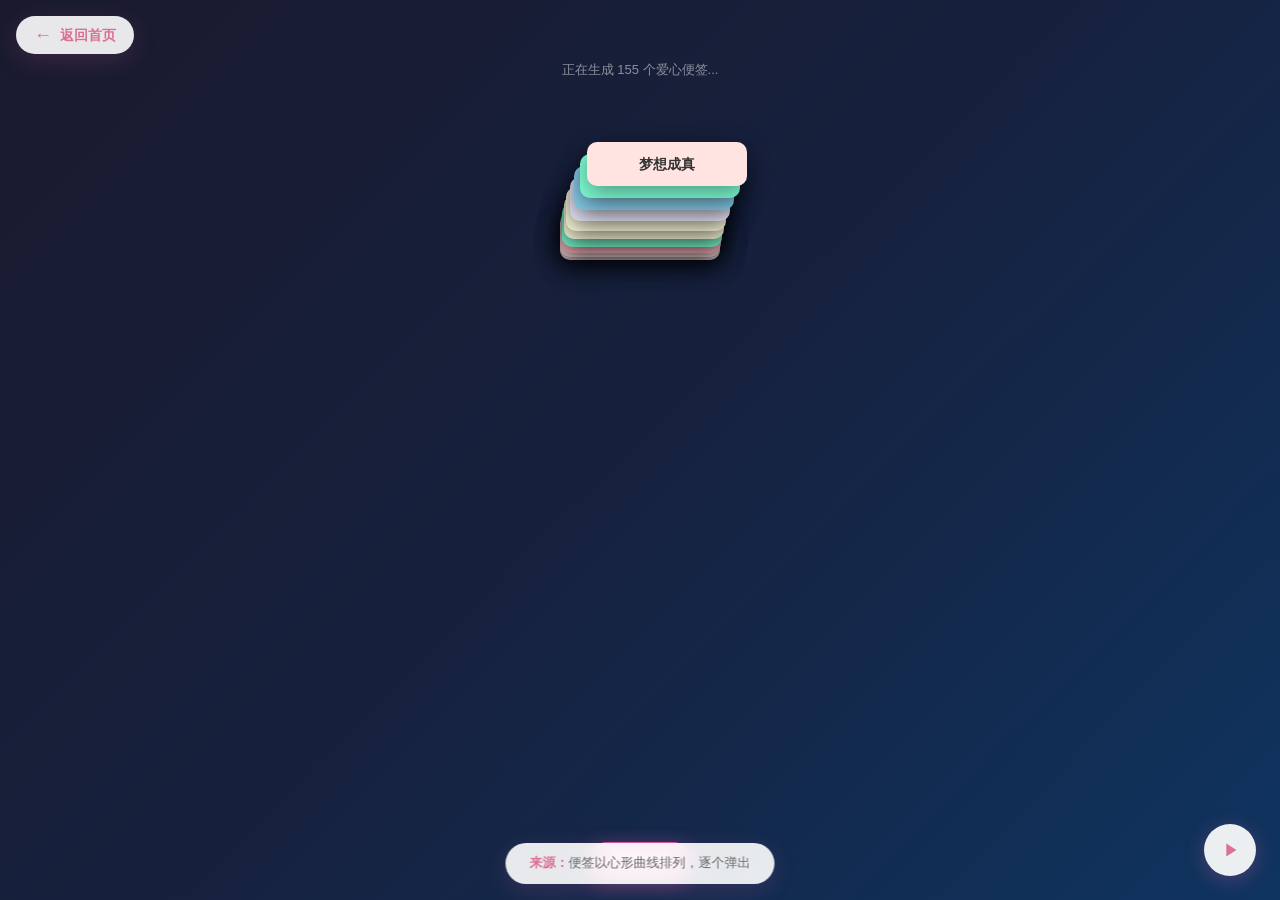
<file: pages/py-sticky-heart.html>
<!DOCTYPE html>
<html lang="zh-CN">
<head>
    <meta charset="UTF-8">
    <meta name="viewport" content="width=device-width, initial-scale=1.0">
    <title>便签爱心</title>
    <link rel="stylesheet" href="../css/style.css">
    <style>
        * { margin: 0; padding: 0; box-sizing: border-box; }
        body {
            overflow: hidden;
            background: linear-gradient(135deg, #1a1a2e 0%, #16213e 50%, #0f3460 100%);
            font-family: "Microsoft YaHei", -apple-system, sans-serif;
            min-height: 100vh;
        }
        #stage {
            position: relative;
            width: 100vw;
            height: 100vh;
            overflow: hidden;
        }
        .note {
            position: absolute;
            width: 160px;
            min-height: 44px;
            border-radius: 10px;
            box-shadow: 0 8px 24px rgba(0, 0, 0, 0.4);
            display: flex;
            align-items: center;
            justify-content: center;
            text-align: center;
            font-size: 14px;
            font-weight: 600;
            color: #333;
            opacity: 0;
            transform: scale(0.5);
            transition: opacity 0.4s ease, transform 0.4s ease;
            user-select: none;
            white-space: nowrap;
            padding: 8px 12px;
        }
        .note.visible {
            opacity: 1;
            transform: scale(1);
        }
        .note.closing {
            opacity: 0;
            transform: scale(0.3) translateY(30px);
        }
        .controls {
            position: fixed;
            bottom: 20px;
            left: 50%;
            transform: translateX(-50%);
            z-index: 1000;
            display: flex;
            gap: 12px;
        }
        .btn-action {
            padding: 10px 24px;
            border: none;
            border-radius: 30px;
            background: rgba(255, 105, 180, 0.8);
            color: #fff;
            font-size: 14px;
            font-weight: 600;
            cursor: pointer;
            backdrop-filter: blur(8px);
            transition: all 0.3s;
            box-shadow: 0 4px 20px rgba(255, 105, 180, 0.3);
        }
        .btn-action:hover {
            background: rgba(255, 105, 180, 1);
            transform: translateY(-2px);
            box-shadow: 0 6px 28px rgba(255, 105, 180, 0.5);
        }
        .status-text {
            position: fixed;
            top: 60px;
            left: 50%;
            transform: translateX(-50%);
            color: rgba(255, 255, 255, 0.5);
            font-size: 13px;
            z-index: 100;
        }
    </style>
</head>
<body>
    <a href="../index.html" class="back-bar">
        <span class="arrow">←</span>
        <span>返回首页</span>
    </a>

    <div class="status-text" id="statusText">正在生成爱心便签...</div>

    <div id="stage"></div>

    <div class="controls">
        <button class="btn-action" id="replayBtn">重新生成</button>
    </div>

    <div class="info-banner">
        <strong>来源：</strong>便签以心形曲线排列，逐个弹出
    </div>

    <script>
        // ---- 原始 Python 代码中的数据 ----
        const tips = [
            '多喝水哦~', '保持微笑呀', '每天都要元气满满', '记得吃水果', '保持好心情',
            '好好爱自己', '我想你了', '梦想成真', '期待下一次见面', '记得想我哦',
            '愿所有烦恼都消失', '保持微笑呀', '别熬夜', '爱你哦~'
        ];

        const bgColors = [
            '#FFB6C1', '#87CEEB', '#90EE90', '#E6E6FA', '#FFFFE0',
            '#DDA0DD', '#F08080', '#FFE4C4', '#7FFFD4', '#FFE4E1', '#F0FFF0'
        ];

        // ---- 心形参数方程（与 Python 代码一致）----
        function generateHeartPoints(numPoints, stageW, stageH) {
            const points = [];
            for (let i = 0; i < numPoints; i++) {
                const t = 2 * Math.PI * i / numPoints;
                const x0 = 16 * Math.pow(Math.sin(t), 3);
                const y0 = 13 * Math.cos(t) - 5 * Math.cos(2 * t) - 2 * Math.cos(3 * t) - Math.cos(4 * t);
                points.push({ x: x0, y: y0 });
            }

            const xs = points.map(p => p.x);
            const ys = points.map(p => p.y);
            let minX = Math.min(...xs), maxX = Math.max(...xs);
            let minY = Math.min(...ys), maxY = Math.max(...ys);
            const spanX = Math.max(1e-6, maxX - minX);
            const spanY = Math.max(1e-6, maxY - minY);

            const noteW = 160, noteH = 50;
            const marginX = Math.max(20, noteW / 2);
            const marginY = Math.max(20, noteH / 2);
            const usableW = Math.max(1, stageW - 2 * marginX - noteW);
            const usableH = Math.max(1, stageH - 2 * marginY - noteH);

            const mapped = [];
            const seen = new Set();
            for (const { x: x0, y: y0 } of points) {
                const nx = (x0 - minX) / spanX;
                const ny = (y0 - minY) / spanY;
                let px = Math.round(marginX + nx * usableW);
                let py = Math.round(marginY + (1 - ny) * usableH);
                px = Math.max(0, Math.min(px, stageW - noteW));
                py = Math.max(0, Math.min(py, stageH - noteH));
                const key = `${px},${py}`;
                if (!seen.has(key)) {
                    seen.add(key);
                    mapped.push({ x: px, y: py });
                }
            }
            return mapped;
        }

        const stage = document.getElementById('stage');
        const statusText = document.getElementById('statusText');
        const replayBtn = document.getElementById('replayBtn');
        let allNotes = [];
        let closeTimer = null;

        function randomChoice(arr) {
            return arr[Math.floor(Math.random() * arr.length)];
        }

        function createNotes() {
            // 清除之前的便签和定时器
            stage.innerHTML = '';
            allNotes = [];
            if (closeTimer) clearTimeout(closeTimer);

            const stageW = window.innerWidth;
            const stageH = window.innerHeight;

            // 生成爱心点（与 Python 中 desired_points = 160 一致）
            const points = generateHeartPoints(160, stageW, stageH);
            statusText.textContent = `正在生成 ${points.length} 个爱心便签...`;

            points.forEach((pt, i) => {
                const note = document.createElement('div');
                note.className = 'note';
                note.style.left = pt.x + 'px';
                note.style.top = pt.y + 'px';
                note.style.background = randomChoice(bgColors);
                note.textContent = randomChoice(tips);

                stage.appendChild(note);
                allNotes.push(note);

                // 逐个出现，延迟 0.12s（与 Python time.sleep(0.12) 一致）
                setTimeout(() => {
                    note.classList.add('visible');
                }, i * 120);
            });

            // 全部出现后，停留 12 秒（与 Python hold_seconds = 12 一致）
            const totalTime = points.length * 120 + 500;
            setTimeout(() => {
                statusText.textContent = '爱心已完成，停留中...';
            }, totalTime);

            closeTimer = setTimeout(() => {
                closeAllNotes();
            }, totalTime + 12000);
        }

        function closeAllNotes() {
            statusText.textContent = '便签正在消失...';
            allNotes.forEach((note, i) => {
                setTimeout(() => {
                    note.classList.add('closing');
                }, i * 20);
            });

            setTimeout(() => {
                stage.innerHTML = '';
                statusText.textContent = '点击「重新生成」再次播放';
            }, allNotes.length * 20 + 500);
        }

        replayBtn.addEventListener('click', createNotes);

        // 初始播放
        createNotes();

        // 窗口大小变化时重新生成
        let resizeTimer;
        window.addEventListener('resize', () => {
            clearTimeout(resizeTimer);
            resizeTimer = setTimeout(createNotes, 300);
        });
    </script>
<script src="../js/transitions.js"></script>
<script src="../js/background-music.js"></script>
</body>
</html>
</file>
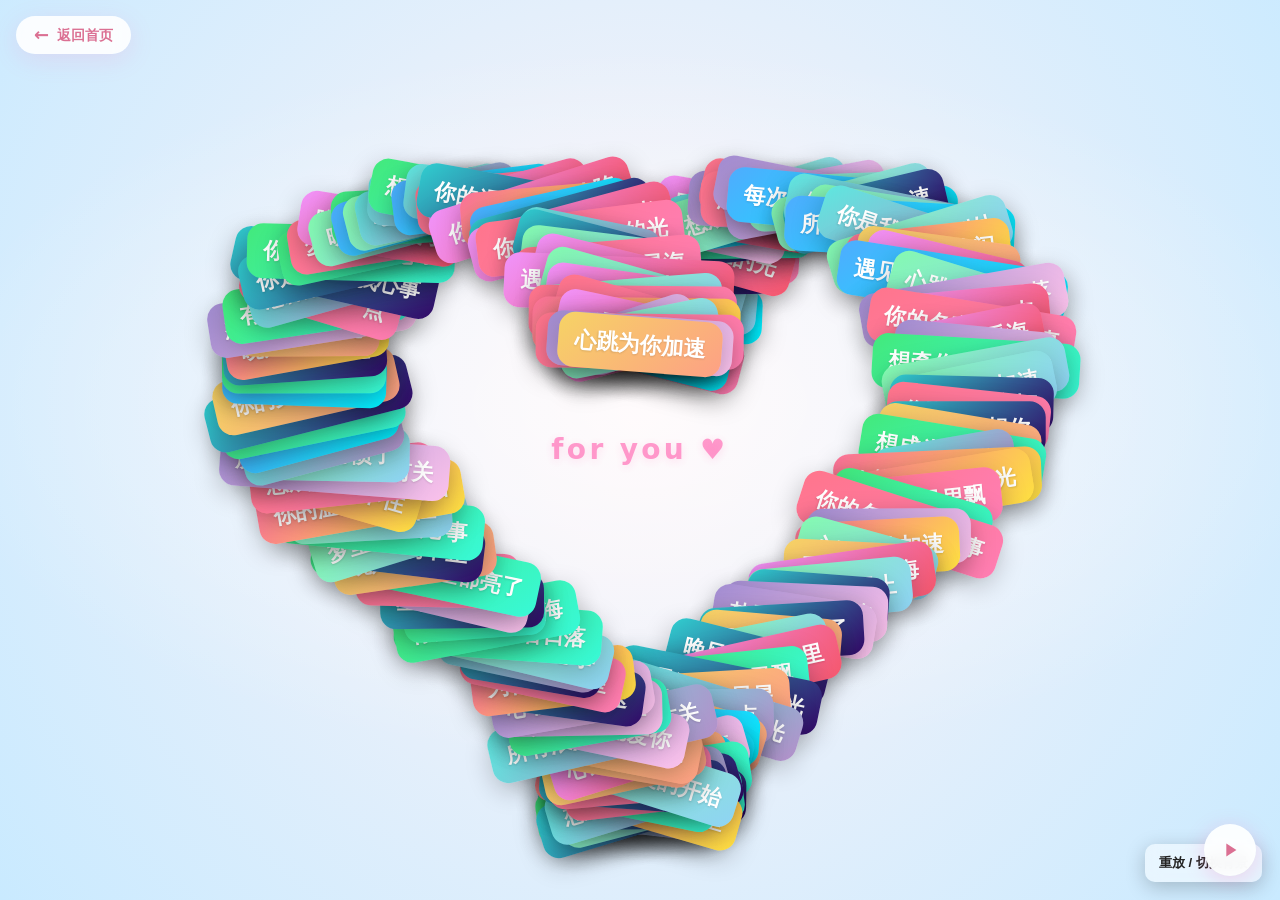
<file: pages/snow-heart.html>
<!DOCTYPE html>
<html lang="zh">
<head>
    <meta charset="UTF-8" />
    <meta name="viewport" content="width=device-width,initial-scale=1.0,maximum-scale=1.0,user-scalable=no" />
    <title>雪花爱心破碎</title>
    <link rel="stylesheet" href="../css/style.css" />
    <style>
        :root{ --glow-r1:10px; --glow-r2:22px; }
        html,body{
            height:100%;margin:0;overflow:hidden;
            font-family:"微软雅黑",system-ui,-apple-system,Segoe UI,Roboto,sans-serif;
            transition:background 1s;
            background:
                radial-gradient(1200px 600px at 50% 45%, rgba(255,255,255,.65), rgba(255,255,255,0) 60%),
                radial-gradient(circle at 50% 45%, #fff4f7 0%, #c9eaff 100%);
        }
        body.dark{
            background:
                radial-gradient(1200px 600px at 50% 45%, rgba(18,18,18,.8), rgba(0,0,0,0) 60%),
                radial-gradient(circle at 50% 45%, #121212 0%, #000000 100%);
            color:#eee;
        }
        body.dark.eco{ --glow-r1:6px; --glow-r2:14px; }

        .stage{position:relative;width:100%;height:100%;}

        .msg{
            position:absolute;left:50%;top:50%;
            padding:10px 16px;border-radius:16px;
            color:#fff;font-weight:700;
            font-size:clamp(14px,3vmin,22px);
            text-shadow:0 2px 8px rgba(0,0,0,.28);
            opacity:0;
            transform:translate(-50%,-50%) translate(var(--dx),var(--dy)) scale(.75) rotate(var(--rot));
            animation: flight var(--dur) cubic-bezier(.25,.7,.3,1) var(--delay) both;
            box-shadow:0 8px 26px rgba(0,0,0,.22);
            will-change: transform, opacity;
            background: var(--bg);
        }
        body.dark .msg{
            box-shadow:none;
            filter: drop-shadow(0 0 var(--glow-r1) var(--glow1, rgba(0,0,0,0)))
                    drop-shadow(0 0 var(--glow-r2) var(--glow2, rgba(0,0,0,0)));
        }

        @keyframes flight{
            0%{opacity:0;transform:translate(-50%,-50%) translate(var(--dx),var(--dy)) scale(.75) rotate(var(--rot));}
            18%{opacity:1;}
            45%{transform:translate(-50%,-50%) translate(calc(var(--dx)*.2),calc(var(--dy)*.2)) scale(1.06);}
            70%{transform:translate(-50%,-50%) translate(calc(var(--dx)*1.15),calc(var(--dy)*1.15)) scale(.95) rotate(var(--rot));}
            88%{transform:translate(-50%,-50%) translate(calc(var(--heart-x)*.6),calc(var(--heart-y)*.6)) scale(.9) rotate(var(--heart-rot));}
            100%{opacity:1;transform:translate(-50%,-50%) translate(var(--heart-x),var(--heart-y)) scale(1) rotate(var(--heart-rot));}
        }

        .msg::before,.msg::after{
            content:'';position:absolute;left:50%;top:0;
            background:inherit;border-radius:50px 50px 0 0;
            width:22px;height:34px;opacity:0;
            transition:opacity .28s ease;
            transform-origin:0 100%;transform:rotate(-45deg);z-index:0;
        }
        .msg::after{left:0;transform-origin:100% 100%;transform:rotate(45deg);}
        .msg.heart-mode{color:#fff;}
        .msg .text{position:relative;z-index:1;}
        .msg.heart-mode::before,.msg.heart-mode::after{opacity:1;}

        .msg.locked{
            animation:none;
            transform:translate(-50%,-50%) translate(var(--heart-x),var(--heart-y)) scale(1) rotate(var(--heart-rot));
            opacity:1;
        }
        .msg.locked.pulse{animation:pulse 2.2s ease-in-out 1;}
        .msg.locked::before,.msg.locked::after{display:none;}
        body.dark .msg.locked{filter:none;}
        .msg.locked .text{text-shadow:0 1px 2px rgba(0,0,0,.12);}

        @keyframes pulse{
            0%,100%{transform:translate(-50%,-50%) translate(var(--heart-x),var(--heart-y)) scale(1);}
            50%{transform:translate(-50%,-50%) translate(var(--heart-x),var(--heart-y)) scale(1.08);}
        }

        .msg.burst{animation:burst 1.4s cubic-bezier(.17,.6,.2,1) forwards;}
        @keyframes burst{
            0%{opacity:1;transform:translate(-50%,-50%) translate(var(--heart-x),var(--heart-y)) scale(1);filter:blur(0);}
            70%{opacity:.9;transform:translate(-50%,-50%) translate(calc(var(--heart-x) + var(--bx)*0.7),calc(var(--heart-y) + var(--by)*0.7)) scale(.9) rotate(var(--rot));filter:blur(.3px);}
            100%{opacity:0;transform:translate(-50%,-50%) translate(calc(var(--heart-x) + var(--bx)),calc(var(--heart-y) + var(--by))) scale(.7) rotate(var(--rot));filter:blur(1px);}
        }

        .center-title{
            position:absolute;left:50%;top:50%;transform:translate(-50%,-50%);
            font-weight:800;letter-spacing:.12em;
            font-size:clamp(18px,4vmin,28px);
            color:rgba(255,105,180,.7);text-shadow:0 2px 10px rgba(255,105,180,.18);
            opacity:.0;pointer-events:none;
            animation:titleIn 1.2s ease 0.8s both;
        }
        body.dark .center-title{color:rgba(255,160,200,.9);text-shadow:0 0 18px rgba(255,130,200,.35);}
        @keyframes titleIn{from{opacity:0;transform:translate(-50%,-55%);}to{opacity:.95;transform:translate(-50%,-50%);}}

        .controls{position:absolute;right:18px;bottom:18px;display:flex;gap:12px;align-items:center;}
        .btn{
            padding:10px 14px;border:none;border-radius:10px;
            background:rgba(255,255,255,.5);backdrop-filter:blur(8px);
            color:#222;font-weight:600;cursor:pointer;
            box-shadow:0 5px 20px rgba(0,0,0,.22);
        }
        body.dark .btn{background:rgba(255,255,255,.15);color:#fff;}

        .snow{
            position:fixed;top:-10px;color:white;
            user-select:none;pointer-events:none;
            z-index:99;text-shadow:0 0 8px rgba(255,255,255,.8);
            animation:snowfall linear forwards;
        }
        @keyframes snowfall{0%{transform:translateY(0) rotate(0deg);opacity:1;}100%{transform:translateY(100vh) rotate(360deg);opacity:0;}}

    </style>
</head>
<body>
    <!-- 返回导航 -->
    <a href="../index.html" class="back-bar">
        <span class="arrow">←</span>
        <span>返回首页</span>
    </a>

    <div class="stage" id="stage">
        <div class="center-title" id="title">for you ♥</div>
    </div>
    <div class="controls">
        <button class="btn" id="replay">重放 / 切换背景</button>
    </div>

<script>
const tips=[
    '想念在风里飘','月亮为你亮','喜欢你很久了','你是我的心动','温柔落在人间',
    '星光都为你闪','梦里有你真好','世界因你柔软','心跳为你加速','有你真好',
    '你是独一无二的光','遇见你是浪漫的开始','晚风也温柔了','你的笑融化星海',
    '想陪你看星星','今夜的梦给你','宇宙都在偏爱你','你是人间的奇迹',
    '拥抱要紧一点','想你成习惯了','一瞬也是永恒','你眼里有星星','你的温柔让我沦陷',
    '风都是甜的','为你心动不止','想成为你的例外','心有桃花一片','你是我梦里的海',
    '想和你看海','此刻的风想你','遇见你后时间变慢','所有浪漫都与你有关',
    '想靠近你一点','你的名字是我心事','心软是因为你','想牵你的手看日落',
    '每次想你星星都亮了','心跳藏不住','有你世界亮一点','甜在风里也在心里'
];

const stage  = document.getElementById('stage');
const replay = document.getElementById('replay');
const title  = document.getElementById('title');
let dark = false;
let eco = false;
let snowRunning = false;
let snowFrame;
let lastSnowTime = 0;
let snowIntervalMs = 700;
let snowMax = 120;
let totalCurrent = 0;
let lockedCount = 0;

const directions = [
    {dx:'0vw',dy:'-80vh'},{dx:'0vw',dy:'80vh'},
    {dx:'-80vw',dy:'0vh'},{dx:'80vw',dy:'0vh'},
    {dx:'-70vw',dy:'-70vh'},{dx:'70vw',dy:'-70vh'},
    {dx:'-70vw',dy:'70vh'},{dx:'70vw',dy:'70vh'},
    {dx:'0vw',dy:'-60vh'},{dx:'0vw',dy:'60vh'},
    {dx:'-60vw',dy:'0vh'},{dx:'60vw',dy:'0vh'}
];

function rand(min,max){return Math.random()*(max-min)+min;}

function hexToRgba(hex,alpha=1){
    const h=hex.replace('#','');
    const short=h.length===3;
    const r=parseInt(short? h[0]+h[0] : h.slice(0,2),16);
    const g=parseInt(short? h[1]+h[1] : h.slice(2,4),16);
    const b=parseInt(short? h[2]+h[2] : h.slice(4,6),16);
    return `rgba(${r},${g},${b},${alpha})`;
}

function randomStyle(){
    const arr=[
        ['#ff758c','#ff7eb3'], ['#a18cd1','#fbc2eb'],
        ['#f6d365','#fda085'], ['#84fab0','#8fd3f4'],
        ['#f093fb','#f5576c'], ['#4facfe','#00f2fe'],
        ['#43e97b','#38f9d7'], ['#fa709a','#fee140'],
        ['#30cfd0','#330867'], ['#5ee7df','#b490ca']
    ];
    const [c1,c2]=arr[Math.floor(Math.random()*arr.length)];
    return {
        bg:`linear-gradient(135deg,${c1},${c2})`,
        glow1:hexToRgba(c1,0.55),
        glow2:hexToRgba(c2,0.35)
    };
}

function heartScale(){
    const minDim = Math.min(window.innerWidth, window.innerHeight);
    let s = Math.round(minDim * 0.023);
    s = Math.max(8, Math.min(22, s));
    if (dark && eco) s = Math.max(8, Math.floor(s * 0.92));
    return s;
}

function centerYOffset(){
    const portrait = window.innerHeight > window.innerWidth;
    const minDim = Math.min(window.innerWidth, window.innerHeight);
    return portrait ? -minDim * 0.06 : 0;
}

function heartXY(t){
    const s = heartScale();
    const x = s * (16 * Math.sin(t)**3);
    const y = -s * (13*Math.cos(t) - 5*Math.cos(2*t) - 2*Math.cos(3*t) - Math.cos(4*t));
    return {x: x+'px', y: (y + centerYOffset())+'px'};
}

function createMsg(i,total){
    const el = document.createElement('div');
    el.className = 'msg';
    const d = directions[Math.floor(Math.random()*directions.length)];
    el.style.setProperty('--dx', d.dx);
    el.style.setProperty('--dy', d.dy);
    el.style.setProperty('--rot', rand(-55,55)+'deg');
    const baseDur = dark && eco ? rand(6.2,7.6) : rand(6.8,8.6);
    el.style.setProperty('--dur', baseDur+'s');
    el.style.setProperty('--delay', (i*0.11 + rand(0,0.35))+'s');
    const sty = randomStyle();
    el.style.setProperty('--bg', sty.bg);
    el.style.setProperty('--glow1', sty.glow1);
    el.style.setProperty('--glow2', sty.glow2);
    const t = (i / total) * Math.PI * 2;
    const {x,y} = heartXY(t);
    el.style.setProperty('--heart-x', x);
    el.style.setProperty('--heart-y', y);
    el.style.setProperty('--heart-rot', rand(-18,18)+'deg');
    const span = document.createElement('span');
    span.className = 'text';
    span.textContent = tips[Math.floor(Math.random()*tips.length)];
    el.appendChild(span);
    const delay = parseFloat(el.style.getPropertyValue('--delay'));
    const dur   = parseFloat(el.style.getPropertyValue('--dur'));
    const switchAt = delay + dur * 0.86;
    const switchTimer = setTimeout(()=>{ el.classList.add('heart-mode'); }, switchAt*1000);
    el.addEventListener('animationend',()=>{
        clearTimeout(switchTimer);
        el.classList.add('heart-mode','locked','pulse');
        el.style.willChange = 'auto';
        const spread = rand(140, 260);
        const ang    = rand(0, Math.PI*2);
        const bx = Math.cos(ang)*spread;
        const by = Math.sin(ang)*spread;
        el.style.setProperty('--bx', bx+'px');
        el.style.setProperty('--by', by+'px');
        lockedCount++;
        if(lockedCount===totalCurrent) onAllLocked();
    }, {once:true});
    stage.appendChild(el);
}

function finalBurst(){
    stage.querySelectorAll('.msg.locked').forEach(el=>{
        el.classList.remove('pulse');
        const jitter = rand(0, 200);
        setTimeout(()=> el.classList.add('burst'), jitter);
        el.addEventListener('animationend',()=> el.remove(), {once:true});
    });
    title.style.opacity = 0;
}

function play(){
    stage.querySelectorAll('.msg').forEach(n=>n.remove());
    title.style.opacity = 0;
    const minDim = Math.min(window.innerWidth, window.innerHeight);
    let TOTAL;
    if (minDim <= 420) { TOTAL = dark ? (eco ? 80 : 110) : 150; }
    else if (minDim <= 720) { TOTAL = dark ? (eco ? 96 : 130) : 180; }
    else { TOTAL = dark ? (eco ? 96 : 140) : 200; }
    totalCurrent = TOTAL;
    lockedCount = 0;
    for(let i=0;i<TOTAL;i++) createMsg(i,TOTAL);
    setTimeout(()=>{ title.style.opacity = 1; }, 1400);
}

function createSnow(){
    const snow=document.createElement('div');
    snow.className='snow';
    snow.textContent='❄';
    snow.style.left=(Math.random()*100)+'vw';
    snow.style.fontSize=(Math.random()*12+8)+'px';
    snow.style.opacity=(Math.random()*0.8+0.2);
    const duration=(Math.random()*5+6);
    snow.style.animationDuration=duration+'s';
    document.body.appendChild(snow);
    setTimeout(()=>snow.remove(),duration*1000);
}

function loopSnow(ts){
    if(!lastSnowTime) lastSnowTime=ts;
    const delta=ts-lastSnowTime;
    if(delta>snowIntervalMs){
        if(snowRunning){
            const count = document.querySelectorAll('.snow').length;
            if(count < snowMax) createSnow();
        }
        lastSnowTime=ts;
    }
    snowFrame=requestAnimationFrame(loopSnow);
}

function startSnow(){ snowRunning=true; lastSnowTime=0; loopSnow(); }
function stopSnow(){
    snowRunning=false;
    cancelAnimationFrame(snowFrame);
    document.querySelectorAll('.snow').forEach(s=>s.remove());
}

function decideEco(){
    const cores = navigator.hardwareConcurrency || 4;
    const mem = navigator.deviceMemory || 4;
    const area = window.innerWidth * window.innerHeight;
    return (cores <= 4) || (mem <= 4) || (area >= 2400*1440);
}

function applyMode(){
    document.body.classList.toggle('dark', dark);
    if(dark){
        eco = decideEco();
        document.body.classList.toggle('eco', eco);
        snowIntervalMs = eco ? 800 : 500;
        snowMax = eco ? 100 : 180;
        startSnow();
    }else{
        stopSnow();
        document.body.classList.remove('eco');
    }
}

function onAllLocked(){
    if(dark){
        snowIntervalMs = eco ? 700 : 400;
        snowMax = eco ? 140 : 240;
    }
    setTimeout(()=>{ finalBurst(); }, 2000);
}

play();

replay.onclick = ()=>{
    dark = !dark;
    applyMode();
    play();
};

let resizeTimer;
window.addEventListener('resize', ()=>{
    clearTimeout(resizeTimer);
    resizeTimer = setTimeout(()=> play(), 150);
});
</script>
<script src="../js/transitions.js"></script>
<script src="../js/background-music.js"></script>
</body>
</html>
</file>
<file: css/style.css>
/* ===========================
   Romance Site - Shared Styles
   =========================== */

/* ---- Reset & Base ---- */
*,
*::before,
*::after {
    box-sizing: border-box;
}

:root {
    --color-primary: #FF69B4;
    --color-primary-light: #FFB6C1;
    --color-primary-dark: #DB7093;
    --color-accent: #9B59B6;
    --color-bg: #fff5f8;
    --color-bg-alt: #fdeef3;
    --color-text: #2d2d2d;
    --color-text-light: #666;
    --color-white: #fff;
    --color-card-bg: #fff;
    --shadow-sm: 0 2px 8px rgba(255, 105, 180, 0.1);
    --shadow-md: 0 6px 24px rgba(255, 105, 180, 0.15);
    --shadow-lg: 0 12px 40px rgba(255, 105, 180, 0.2);
    --radius-sm: 8px;
    --radius-md: 16px;
    --radius-lg: 24px;
    --transition: 0.3s cubic-bezier(0.25, 0.46, 0.45, 0.94);
}

html {
    scroll-behavior: smooth;
}

body {
    margin: 0;
    padding: 0;
    font-family: "Microsoft YaHei", -apple-system, BlinkMacSystemFont, "Segoe UI", Roboto, sans-serif;
    color: var(--color-text);
    line-height: 1.6;
    min-height: 100vh;
}

body.site-bg {
    background: linear-gradient(135deg, #fff5f8 0%, #f3e7f7 50%, #e8f4ff 100%);
    background-attachment: fixed;
}

/* ---- Navigation Bar ---- */
.site-nav {
    position: sticky;
    top: 0;
    z-index: 1000;
    display: flex;
    align-items: center;
    justify-content: space-between;
    padding: 14px 24px;
    background: rgba(255, 255, 255, 0.85);
    backdrop-filter: blur(12px);
    -webkit-backdrop-filter: blur(12px);
    border-bottom: 1px solid rgba(255, 105, 180, 0.12);
    box-shadow: var(--shadow-sm);
}

.site-nav .nav-logo {
    display: flex;
    align-items: center;
    gap: 8px;
    font-size: 18px;
    font-weight: 700;
    color: var(--color-primary-dark);
    text-decoration: none;
    transition: var(--transition);
}

.site-nav .nav-logo:hover {
    transform: scale(1.03);
}

.site-nav .nav-logo .logo-icon {
    font-size: 24px;
}

.site-nav .nav-links {
    display: flex;
    gap: 8px;
    align-items: center;
}

.site-nav .nav-links a {
    padding: 6px 14px;
    border-radius: 20px;
    font-size: 14px;
    color: var(--color-text-light);
    text-decoration: none;
    transition: var(--transition);
}

.site-nav .nav-links a:hover {
    background: var(--color-primary-light);
    color: var(--color-white);
}

/* ---- Back Button (on effect pages) ---- */
.back-bar {
    position: fixed;
    top: 16px;
    left: 16px;
    z-index: 9999;
    display: flex;
    align-items: center;
    gap: 8px;
    padding: 8px 18px;
    background: rgba(255, 255, 255, 0.9);
    backdrop-filter: blur(8px);
    -webkit-backdrop-filter: blur(8px);
    border-radius: 30px;
    box-shadow: var(--shadow-md);
    text-decoration: none;
    color: var(--color-primary-dark);
    font-size: 14px;
    font-weight: 600;
    transition: var(--transition);
}

.back-bar:hover {
    background: var(--color-white);
    transform: translateX(-3px);
    box-shadow: var(--shadow-lg);
}

.back-bar .arrow {
    font-size: 18px;
    line-height: 1;
}

/* ---- Home: Hero Section ---- */
.hero {
    text-align: center;
    padding: 80px 24px 40px;
    max-width: 800px;
    margin: 0 auto;
}

.hero h1 {
    font-size: clamp(2rem, 5vw, 3.2rem);
    font-weight: 800;
    margin: 0 0 16px;
    background: linear-gradient(135deg, #FF69B4, #9B59B6, #6C5CE7);
    -webkit-background-clip: text;
    -webkit-text-fill-color: transparent;
    background-clip: text;
    letter-spacing: -0.02em;
}

.hero p {
    font-size: clamp(1rem, 2vw, 1.15rem);
    color: var(--color-text-light);
    margin: 0 auto 8px;
    max-width: 560px;
}

.hero .heart-divider {
    font-size: 28px;
    margin: 20px 0;
    animation: heartbeat 1.5s ease-in-out infinite;
}

@keyframes heartbeat {
    0%, 100% { transform: scale(1); }
    25% { transform: scale(0.8); }
    50% { transform: scale(1.15); }
    75% { transform: scale(0.9); }
}

/* ---- Home: Gallery Grid ---- */
.gallery {
    max-width: 1200px;
    margin: 0 auto;
    padding: 20px 24px 80px;
}

.gallery-grid {
    display: grid;
    grid-template-columns: repeat(auto-fill, minmax(280px, 1fr));
    gap: 24px;
    margin-top: 32px;
}

.gallery-card {
    position: relative;
    display: block;
    background: var(--color-card-bg);
    border-radius: var(--radius-md);
    overflow: hidden;
    text-decoration: none;
    color: inherit;
    box-shadow: var(--shadow-md);
    transition: var(--transition);
    border: 1px solid rgba(255, 105, 180, 0.08);
}

.gallery-card:hover {
    transform: translateY(-6px);
    box-shadow: var(--shadow-lg);
}

.gallery-card .card-preview {
    height: 180px;
    display: flex;
    align-items: center;
    justify-content: center;
    font-size: 56px;
    position: relative;
    overflow: hidden;
}

.gallery-card .card-preview::before {
    content: '';
    position: absolute;
    inset: 0;
    opacity: 0.15;
    transition: opacity 0.3s;
}

.gallery-card:hover .card-preview::before {
    opacity: 0.25;
}

.gallery-card .card-preview .preview-emoji {
    position: relative;
    z-index: 1;
    transition: transform 0.4s;
}

.gallery-card:hover .card-preview .preview-emoji {
    transform: scale(1.15);
}

.gallery-card .card-body {
    padding: 20px;
}

.gallery-card .card-tag {
    display: inline-block;
    padding: 3px 10px;
    border-radius: 12px;
    font-size: 11px;
    font-weight: 600;
    margin-bottom: 8px;
    letter-spacing: 0.5px;
}

.gallery-card .card-tag.html {
    background: #ffe0e3;
    color: #d63384;
}

.gallery-card .card-tag.python {
    background: #e5d7ff;
    color: #7c3aed;
}

.gallery-card .card-title {
    font-size: 17px;
    font-weight: 700;
    margin: 0 0 8px;
    color: var(--color-text);
}

.gallery-card .card-desc {
    font-size: 13px;
    color: var(--color-text-light);
    margin: 0;
    line-height: 1.5;
}

.gallery-card .card-arrow {
    position: absolute;
    bottom: 20px;
    right: 20px;
    width: 32px;
    height: 32px;
    border-radius: 50%;
    background: var(--color-primary-light);
    color: var(--color-white);
    display: flex;
    align-items: center;
    justify-content: center;
    font-size: 16px;
    opacity: 0;
    transform: translateX(-8px);
    transition: var(--transition);
}

.gallery-card:hover .card-arrow {
    opacity: 1;
    transform: translateX(0);
    background: var(--color-primary);
}

/* ---- Home: Footer ---- */
.site-footer {
    text-align: center;
    padding: 40px 24px;
    color: var(--color-text-light);
    font-size: 13px;
    border-top: 1px solid rgba(255, 105, 180, 0.08);
    background: rgba(255, 255, 255, 0.5);
}

.site-footer .footer-hearts {
    font-size: 18px;
    margin-bottom: 8px;
}

.site-footer a {
    color: var(--color-primary-dark);
    text-decoration: none;
}

.site-footer a:hover {
    text-decoration: underline;
}

/* ---- Love Timer ---- */
.love-timer {
    text-align: center;
    padding: 10px 24px 60px;
    max-width: 900px;
    margin: 0 auto;
    animation: fadeInUp 0.8s ease-out;
}

@keyframes fadeInUp {
    from { opacity: 0; transform: translateY(20px); }
    to   { opacity: 1; transform: translateY(0); }
}

.timer-label {
    font-size: clamp(1.1rem, 3vw, 1.4rem);
    color: var(--color-text-light);
    margin-bottom: 28px;
    font-weight: 500;
    letter-spacing: 1px;
}

.timer-heart {
    display: inline-block;
    animation: heartbeat 1.5s ease-in-out infinite;
    font-size: 0.9em;
    margin: 0 6px;
}

.timer-display {
    display: flex;
    justify-content: center;
    align-items: flex-start;
    gap: 18px;
    flex-wrap: wrap;
}

.timer-unit {
    display: flex;
    flex-direction: column;
    align-items: center;
    gap: 14px;
}

.timer-digits {
    display: flex;
    gap: 6px;
}

.digit-roller {
    display: inline-block;
    height: 1.15em;
    width: 0.72em;
    overflow: hidden;
    position: relative;
    background: linear-gradient(145deg, #FF6B9D, #C44569);
    border-radius: 14px;
    color: #fff;
    font-weight: 800;
    font-size: clamp(2.5rem, 8vw, 4.5rem);
    line-height: 1.15;
    text-align: center;
    box-shadow: 0 8px 24px rgba(255, 107, 157, 0.35), inset 0 1px 0 rgba(255, 255, 255, 0.25);
}

.digit-strip {
    position: absolute;
    top: 0;
    left: 0;
    right: 0;
    transition: transform 0.6s cubic-bezier(0.4, 0, 0.2, 1);
}

.digit-strip span {
    display: block;
    height: 1.15em;
    line-height: 1.15;
}

.timer-unit-label {
    font-size: clamp(1.1rem, 2.5vw, 1.4rem);
    color: var(--color-text-light);
    font-weight: 600;
    letter-spacing: 2px;
}

@media (max-width: 480px) {
    .timer-display { gap: 10px; }
    .timer-digits { gap: 4px; }
    .digit-roller { font-size: 2rem; border-radius: 10px; }
    .timer-unit-label { font-size: 0.95rem; letter-spacing: 1px; }
    .timer-unit { gap: 10px; }
    .love-timer { padding: 10px 16px 50px; }
}

/* ---- Effect Page Wrapper ---- */
.effect-page {
    width: 100vw;
    height: 100vh;
    overflow: hidden;
    position: relative;
}

/* ---- Code Viewer (for Python source) ---- */
.code-section {
    max-width: 900px;
    margin: 40px auto;
    padding: 0 24px;
}

.code-section h3 {
    font-size: 20px;
    font-weight: 700;
    color: var(--color-primary-dark);
    margin-bottom: 16px;
}

.code-viewer {
    background: #1e1e2e;
    border-radius: var(--radius-md);
    padding: 24px;
    overflow-x: auto;
    font-family: "Cascadia Code", "Fira Code", "Consolas", monospace;
    font-size: 13px;
    line-height: 1.6;
    color: #cdd6f4;
    max-height: 500px;
    overflow-y: auto;
    box-shadow: var(--shadow-md);
}

.code-viewer pre {
    margin: 0;
    white-space: pre-wrap;
    word-wrap: break-word;
}

/* ---- Info Banner on effect pages ---- */
.info-banner {
    position: fixed;
    bottom: 16px;
    left: 50%;
    transform: translateX(-50%);
    z-index: 9999;
    padding: 10px 24px;
    background: rgba(255, 255, 255, 0.9);
    backdrop-filter: blur(8px);
    -webkit-backdrop-filter: blur(8px);
    border-radius: 30px;
    box-shadow: var(--shadow-md);
    font-size: 13px;
    color: var(--color-text-light);
    text-align: center;
    max-width: 90vw;
}

.info-banner strong {
    color: var(--color-primary-dark);
}

/* ---- Responsive ---- */
@media (max-width: 768px) {
    .site-nav {
        padding: 12px 16px;
    }

    .site-nav .nav-logo {
        font-size: 16px;
    }

    .site-nav .nav-links {
        display: none;
    }

    .hero {
        padding: 50px 16px 30px;
    }

    .gallery {
        padding: 12px 16px 60px;
    }

    .gallery-grid {
        grid-template-columns: 1fr;
        gap: 16px;
    }

    .gallery-card .card-preview {
        height: 140px;
        font-size: 44px;
    }

    .back-bar {
        top: 10px;
        left: 10px;
        padding: 6px 14px;
        font-size: 13px;
    }

    .info-banner {
        font-size: 12px;
        padding: 8px 16px;
    }

    .code-section {
        padding: 0 12px;
        margin: 20px auto;
    }

    .code-viewer {
        font-size: 12px;
        padding: 16px;
    }
}

@media (max-width: 480px) {
    .gallery-grid {
        grid-template-columns: 1fr;
    }

    .gallery-card .card-body {
        padding: 16px;
    }
}

/* ===========================
   Background Music Toggle Button
   =========================== */
.music-toggle {
    position: fixed;
    bottom: 24px;
    right: 24px;
    z-index: 10001;
    width: 52px;
    height: 52px;
    border-radius: 50%;
    border: none;
    cursor: pointer;
    background: rgba(255, 255, 255, 0.92);
    backdrop-filter: blur(8px);
    -webkit-backdrop-filter: blur(8px);
    box-shadow: 0 4px 20px rgba(255, 105, 180, 0.25);
    display: flex;
    align-items: center;
    justify-content: center;
    transition: all 0.3s cubic-bezier(0.25, 0.46, 0.45, 0.94);
    color: var(--color-primary-dark);
}

.music-toggle:hover {
    transform: scale(1.1);
    box-shadow: 0 6px 28px rgba(255, 105, 180, 0.35);
    background: #fff;
}

.music-toggle .music-icon-wrap {
    display: flex;
    align-items: center;
    justify-content: center;
    line-height: 0;
}

.music-toggle .music-icon-wrap svg {
    display: block;
}

/* Playing state — pink gradient */
.music-toggle.playing {
    background: linear-gradient(135deg, #FF6B9D, #C44569);
    color: #fff;
    box-shadow: 0 4px 20px rgba(196, 69, 105, 0.4);
}

.music-toggle.playing::before {
    content: '';
    position: absolute;
    inset: -4px;
    border-radius: 50%;
    border: 2px solid rgba(255, 107, 157, 0.3);
    animation: music-pulse 2s ease-in-out infinite;
}

@keyframes music-pulse {
    0%, 100% { transform: scale(1); opacity: 0.6; }
    50% { transform: scale(1.15); opacity: 0; }
}

/* Pending state — waiting for user interaction (autoplay blocked) */
.music-toggle.pending {
    animation: pending-bounce 1.5s ease-in-out infinite;
}

@keyframes pending-bounce {
    0%, 100% { transform: scale(1); }
    50% { transform: scale(1.08); }
}

.music-toggle.pending::after {
    content: '点击播放';
    position: absolute;
    right: 62px;
    top: 50%;
    transform: translateY(-50%);
    background: rgba(255, 107, 157, 0.95);
    color: #fff;
    font-size: 12px;
    font-weight: 600;
    padding: 6px 12px;
    border-radius: 20px;
    white-space: nowrap;
    pointer-events: none;
    opacity: 0;
    animation: tip-fade-in 0.5s ease 0.3s forwards;
}

@keyframes tip-fade-in {
    to { opacity: 1; }
}

/* Loading spinner */
.music-toggle .music-icon-wrap svg[stroke] {
    animation: spin 0.8s linear infinite;
}

@keyframes spin {
    from { transform: rotate(0deg); }
    to { transform: rotate(360deg); }
}

@media (max-width: 480px) {
    .music-toggle {
        width: 46px;
        height: 46px;
        bottom: 16px;
        right: 16px;
    }

    .music-toggle .music-icon-wrap svg {
        width: 19px;
        height: 19px;
    }

    .music-toggle.pending::after {
        right: 54px;
        font-size: 11px;
    }
}

/* ===========================
   Page Transitions
   =========================== */

/* Native View Transitions (Chrome 126+) */
@view-transition {
    navigation: auto;
}

::view-transition-old(root) {
    animation: vt-fade-out 0.32s ease-out forwards;
}

::view-transition-new(root) {
    animation: vt-fade-in 0.32s ease-out forwards;
}

@keyframes vt-fade-out {
    from { opacity: 1; }
    to   { opacity: 0; }
}

@keyframes vt-fade-in {
    from { opacity: 0; }
    to   { opacity: 1; }
}

/* Fallback: JS-driven fade for browsers without View Transitions */
.page-entering {
    animation: vt-fade-in 0.4s ease-out forwards;
}

.page-leaving {
    animation: vt-fade-out 0.32s ease-out forwards;
}

/* Reduce motion preference */
@media (prefers-reduced-motion: reduce) {
    .page-entering,
    .page-leaving {
        animation: none;
    }
    ::view-transition-old(root),
    ::view-transition-new(root) {
        animation: none;
    }
}
</file>
